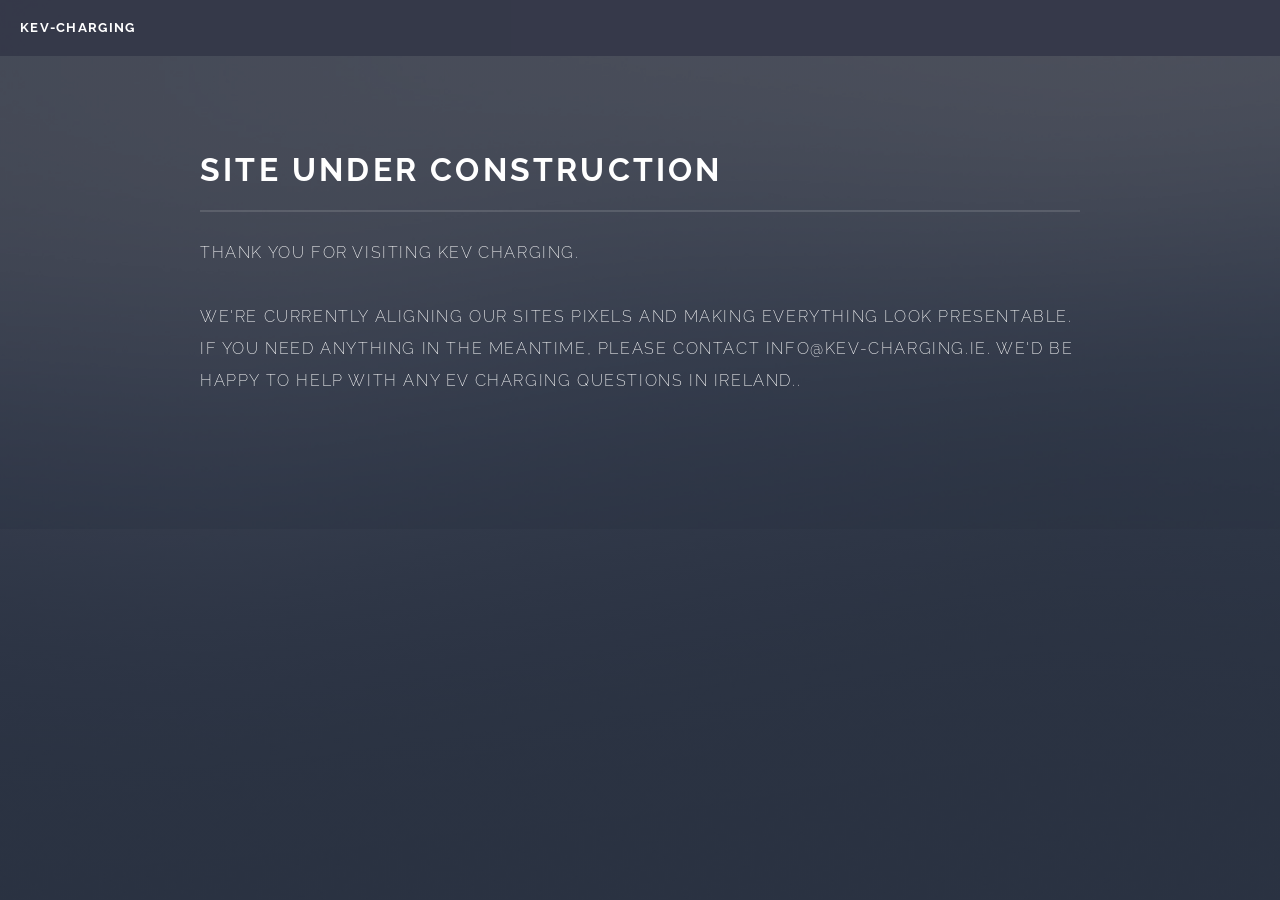
<file: index.html>
<!DOCTYPE HTML>
<!--
	Solid State by HTML5 UP
	html5up.net | @ajlkn
	Free for personal and commercial use under the CCA 3.0 license (html5up.net/license)
-->
<html>
	<head>
		<!-- temp redirect -->
		<meta http-equiv="refresh" content="0; url=/Construction.html" />
		<script>
			if (window.location.pathname !== "/Construction.html") {
				window.location.replace("/Construction.html");
			}
		</script>
<!-- temp redirect -->


		<title>Solid State by HTML5 UP</title>
		<meta charset="utf-8" />
		<meta name="viewport" content="width=device-width, initial-scale=1, user-scalable=no" />
		<link rel="stylesheet" href="assets/css/main.css" />
		<noscript><link rel="stylesheet" href="assets/css/noscript.css" /></noscript>
	</head>
	<body class="is-preload">

		<!-- Page Wrapper -->
			<div id="page-wrapper">

				<!-- Header -->
					<header id="header" class="alt">
						<h1><a href="index.html">Solid State</a></h1>
						<nav>
							<a href="#menu">Menu</a>
						</nav>
					</header>

				<!-- Menu -->
					<nav id="menu">
						<div class="inner">
							<h2>Menu</h2>
							<ul class="links">
								<li><a href="index.html">Home</a></li>
								<li><a href="generic.html">Generic</a></li>
								<li><a href="elements.html">Elements</a></li>
								<li><a href="#">Log In</a></li>
								<li><a href="#">Sign Up</a></li>
							</ul>
							<a href="#" class="close">Close</a>
						</div>
					</nav>

				<!-- Banner -->
					<section id="banner">
						<div class="inner">
							<div class="logo"><span class="icon fa-gem"></span></div>
							<h2>This is Solid State</h2>
							<p>Another free + fully responsive site template by <a href="http://html5up.net">HTML5 UP</a></p>
						</div>
					</section>

				<!-- Wrapper -->
					<section id="wrapper">

						<!-- One -->
							<section id="one" class="wrapper spotlight style1">
								<div class="inner">
									<a href="#" class="image"><img src="images/pic01.jpg" alt="" /></a>
									<div class="content">
										<h2 class="major">Magna arcu feugiat</h2>
										<p>Lorem ipsum dolor sit amet, etiam lorem adipiscing elit. Cras turpis ante, nullam sit amet turpis non, sollicitudin posuere urna. Mauris id tellus arcu. Nunc vehicula id nulla dignissim dapibus. Nullam ultrices, neque et faucibus viverra, ex nulla cursus.</p>
										<a href="#" class="special">Learn more</a>
									</div>
								</div>
							</section>

						<!-- Two -->
							<section id="two" class="wrapper alt spotlight style2">
								<div class="inner">
									<a href="#" class="image"><img src="images/pic02.jpg" alt="" /></a>
									<div class="content">
										<h2 class="major">Tempus adipiscing</h2>
										<p>Lorem ipsum dolor sit amet, etiam lorem adipiscing elit. Cras turpis ante, nullam sit amet turpis non, sollicitudin posuere urna. Mauris id tellus arcu. Nunc vehicula id nulla dignissim dapibus. Nullam ultrices, neque et faucibus viverra, ex nulla cursus.</p>
										<a href="#" class="special">Learn more</a>
									</div>
								</div>
							</section>

						<!-- Three -->
							<section id="three" class="wrapper spotlight style3">
								<div class="inner">
									<a href="#" class="image"><img src="images/pic03.jpg" alt="" /></a>
									<div class="content">
										<h2 class="major">Nullam dignissim</h2>
										<p>Lorem ipsum dolor sit amet, etiam lorem adipiscing elit. Cras turpis ante, nullam sit amet turpis non, sollicitudin posuere urna. Mauris id tellus arcu. Nunc vehicula id nulla dignissim dapibus. Nullam ultrices, neque et faucibus viverra, ex nulla cursus.</p>
										<a href="#" class="special">Learn more</a>
									</div>
								</div>
							</section>

						<!-- Four -->
							<section id="four" class="wrapper alt style1">
								<div class="inner">
									<h2 class="major">Vitae phasellus</h2>
									<p>Cras mattis ante fermentum, malesuada neque vitae, eleifend erat. Phasellus non pulvinar erat. Fusce tincidunt, nisl eget mattis egestas, purus ipsum consequat orci, sit amet lobortis lorem lacus in tellus. Sed ac elementum arcu. Quisque placerat auctor laoreet.</p>
									<section class="features">
										<article>
											<a href="#" class="image"><img src="images/pic04.jpg" alt="" /></a>
											<h3 class="major">Sed feugiat lorem</h3>
											<p>Lorem ipsum dolor sit amet, consectetur adipiscing vehicula id nulla dignissim dapibus ultrices.</p>
											<a href="#" class="special">Learn more</a>
										</article>
										<article>
											<a href="#" class="image"><img src="images/pic05.jpg" alt="" /></a>
											<h3 class="major">Nisl placerat</h3>
											<p>Lorem ipsum dolor sit amet, consectetur adipiscing vehicula id nulla dignissim dapibus ultrices.</p>
											<a href="#" class="special">Learn more</a>
										</article>
										<article>
											<a href="#" class="image"><img src="images/pic06.jpg" alt="" /></a>
											<h3 class="major">Ante fermentum</h3>
											<p>Lorem ipsum dolor sit amet, consectetur adipiscing vehicula id nulla dignissim dapibus ultrices.</p>
											<a href="#" class="special">Learn more</a>
										</article>
										<article>
											<a href="#" class="image"><img src="images/pic07.jpg" alt="" /></a>
											<h3 class="major">Fusce consequat</h3>
											<p>Lorem ipsum dolor sit amet, consectetur adipiscing vehicula id nulla dignissim dapibus ultrices.</p>
											<a href="#" class="special">Learn more</a>
										</article>
									</section>
									<ul class="actions">
										<li><a href="#" class="button">Browse All</a></li>
									</ul>
								</div>
							</section>

					</section>

				<!-- Footer -->
					<section id="footer">
						<div class="inner">
							<h2 class="major">Get in touch</h2>
							<p>Cras mattis ante fermentum, malesuada neque vitae, eleifend erat. Phasellus non pulvinar erat. Fusce tincidunt, nisl eget mattis egestas, purus ipsum consequat orci, sit amet lobortis lorem lacus in tellus. Sed ac elementum arcu. Quisque placerat auctor laoreet.</p>
							<form method="post" action="#">
								<div class="fields">
									<div class="field">
										<label for="name">Name</label>
										<input type="text" name="name" id="name" />
									</div>
									<div class="field">
										<label for="email">Email</label>
										<input type="email" name="email" id="email" />
									</div>
									<div class="field">
										<label for="message">Message</label>
										<textarea name="message" id="message" rows="4"></textarea>
									</div>
								</div>
								<ul class="actions">
									<li><input type="submit" value="Send Message" /></li>
								</ul>
							</form>
							<ul class="contact">
								<li class="icon solid fa-home">
									Untitled Inc<br />
									1234 Somewhere Road Suite #2894<br />
									Nashville, TN 00000-0000
								</li>
								<li class="icon solid fa-phone">(000) 000-0000</li>
								<li class="icon solid fa-envelope"><a href="#">information@untitled.tld</a></li>
								<li class="icon brands fa-twitter"><a href="#">twitter.com/untitled-tld</a></li>
								<li class="icon brands fa-facebook-f"><a href="#">facebook.com/untitled-tld</a></li>
								<li class="icon brands fa-instagram"><a href="#">instagram.com/untitled-tld</a></li>
							</ul>
							<ul class="copyright">
								<li>&copy; Untitled Inc. All rights reserved.</li><li>Design: <a href="http://html5up.net">HTML5 UP</a></li>
							</ul>
						</div>
					</section>

			</div>

		<!-- Scripts -->
			<script src="assets/js/jquery.min.js"></script>
			<script src="assets/js/jquery.scrollex.min.js"></script>
			<script src="assets/js/browser.min.js"></script>
			<script src="assets/js/breakpoints.min.js"></script>
			<script src="assets/js/util.js"></script>
			<script src="assets/js/main.js"></script>

	</body>
</html>
</file>
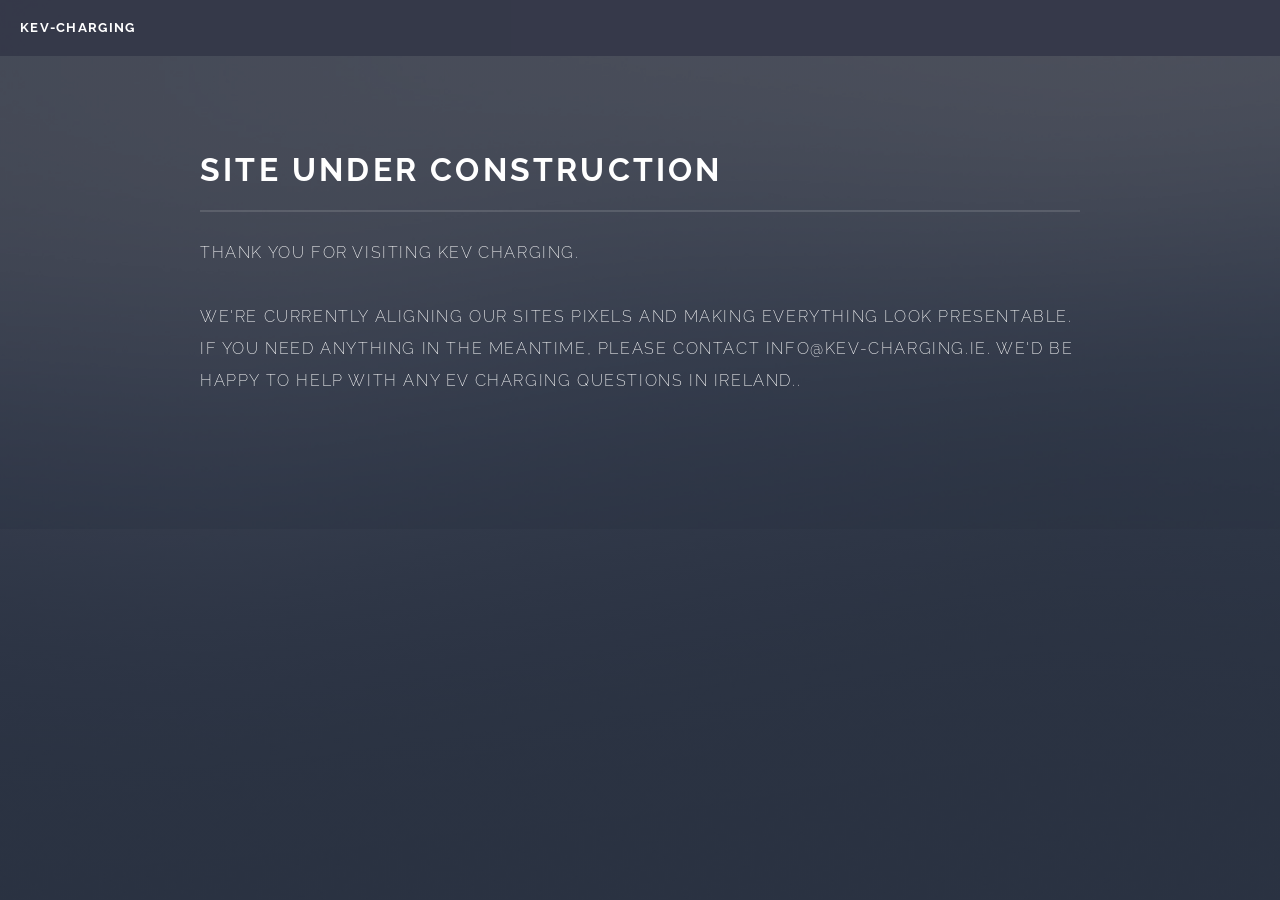
<file: Construction.html>
<!DOCTYPE HTML>
<!--
	Solid State by HTML5 UP
	html5up.net | @ajlkn
	Free for personal and commercial use under the CCA 3.0 license (html5up.net/license)
-->
<html>
	<head>
		<title>Generic - Solid State by HTML5 UP</title>
		<meta charset="utf-8" />
		<meta name="viewport" content="width=device-width, initial-scale=1, user-scalable=no" />
		<link rel="stylesheet" href="assets/css/main.css" />
		<noscript><link rel="stylesheet" href="assets/css/noscript.css" /></noscript>
	</head>
	<body class="is-preload">

		<!-- Page Wrapper -->
			<div id="page-wrapper">

				<!-- Header -->
					<header id="header">
						<h1><a href="index.html">KEV-charging</a></h1>

					</header>

				<!-- Menu -->
					<nav id="menu">
						<div class="inner">
							<h2>Menu</h2>
							<ul class="links">
								<li><a href="index.html">Home</a></li>
								<li><a href="generic.html">Generic</a></li>
								<li><a href="elements.html">Elements</a></li>
								<li><a href="#">Log In</a></li>
								<li><a href="#">Sign Up</a></li>
							</ul>
							<a href="#" class="close">Close</a>
						</div>
					</nav>

				<!-- Wrapper -->
					<section id="wrapper">
						<header>
							<div class="inner">
								<h2>Site Under Construction</h2>
								<p>Thank you for visiting KEV Charging.</p>
								<p>We're currently aligning our sites pixels and making everything look presentable. If you need anything in the meantime, please contact info@kev-charging.ie. We'd be happy to help with any EV charging questions in Ireland..</p>
							</div>
						</header>

		<!-- Scripts -->
			<script src="assets/js/jquery.min.js"></script>
			<script src="assets/js/jquery.scrollex.min.js"></script>
			<script src="assets/js/browser.min.js"></script>
			<script src="assets/js/breakpoints.min.js"></script>
			<script src="assets/js/util.js"></script>
			<script src="assets/js/main.js"></script>

	</body>
</html>
</file>
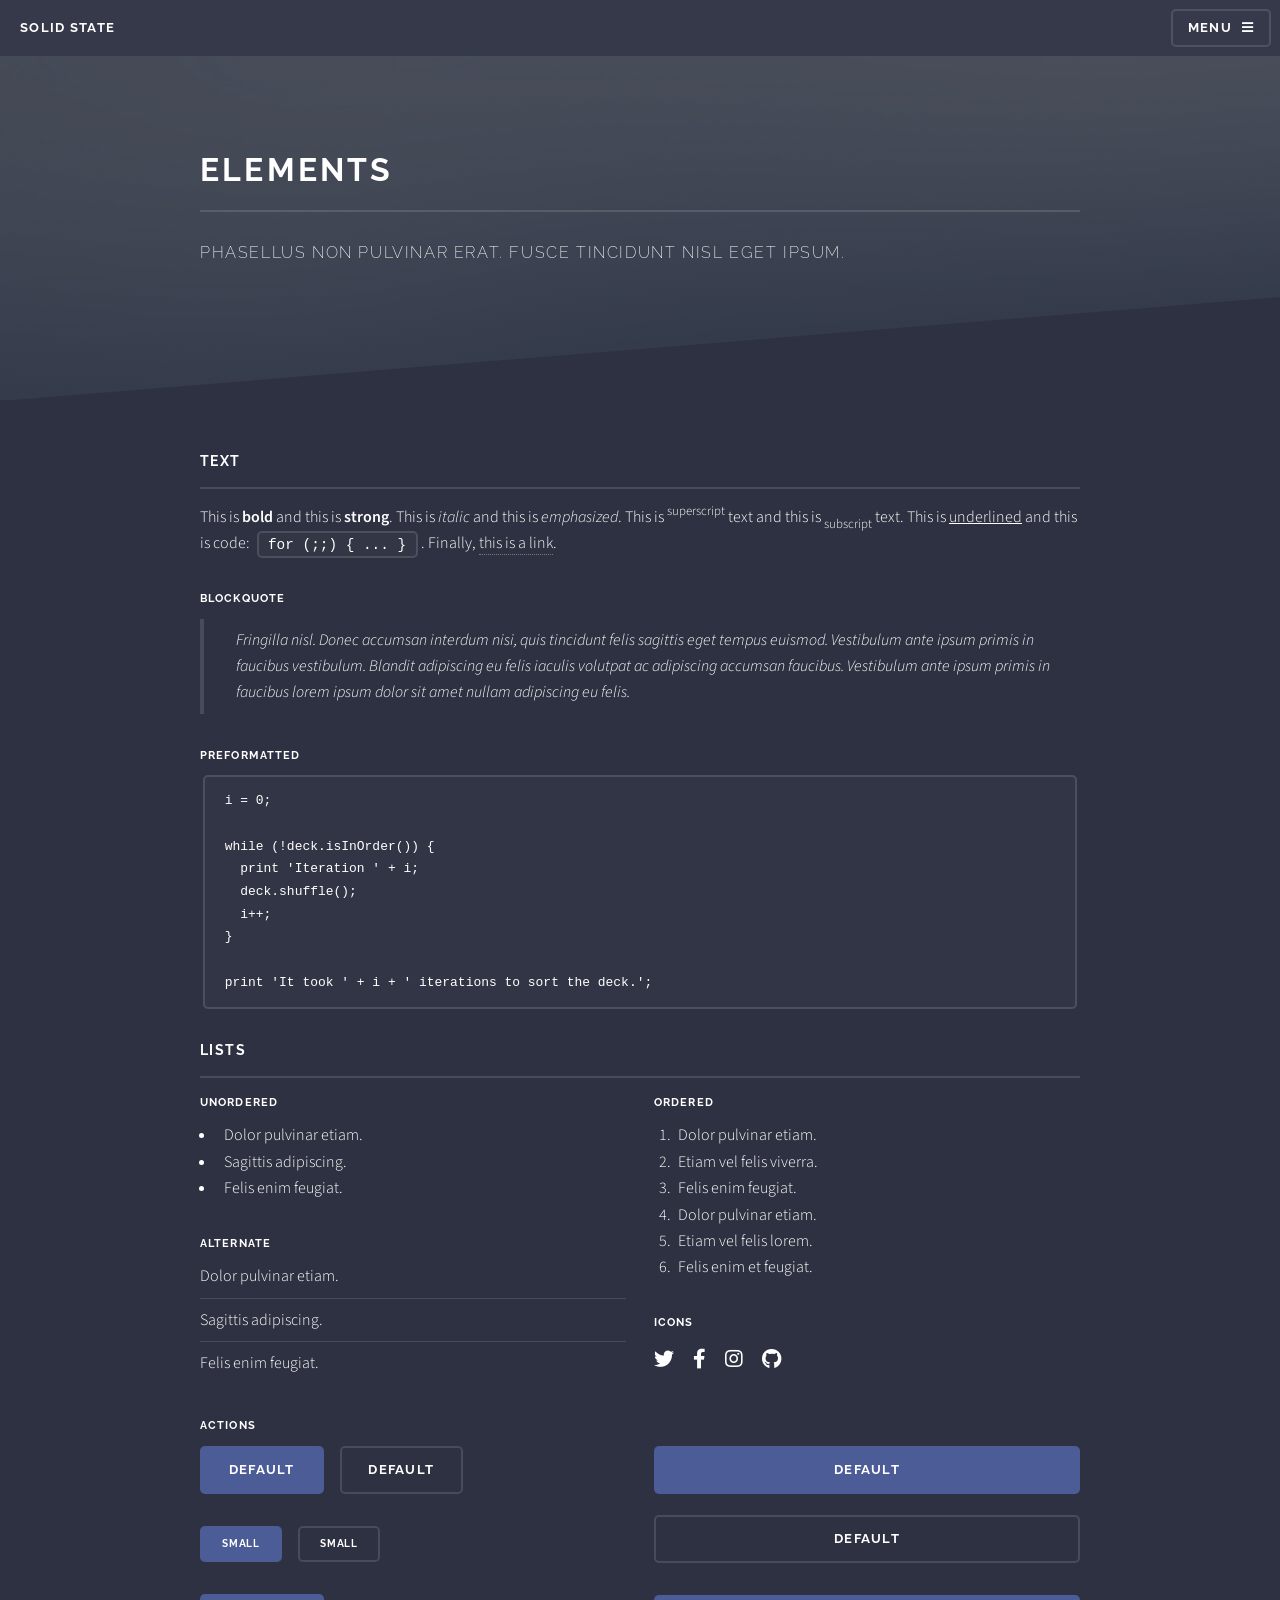
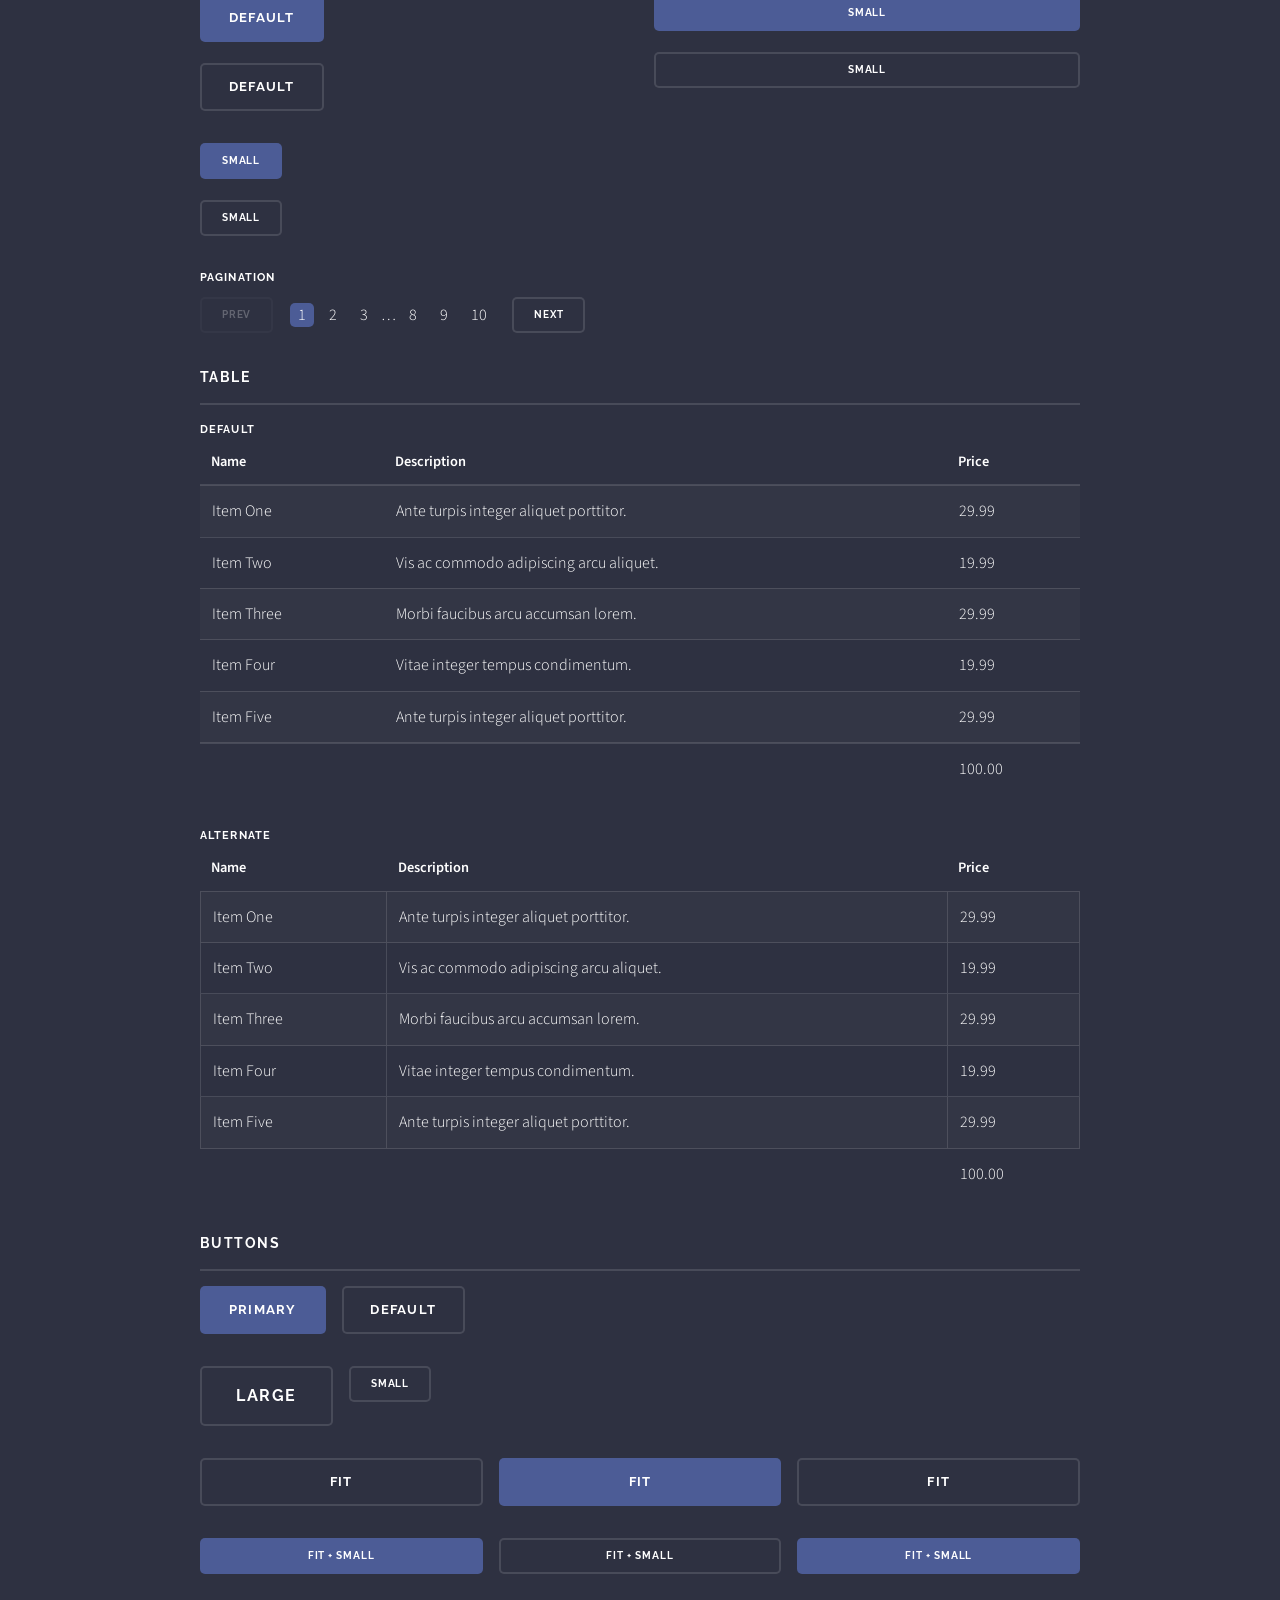
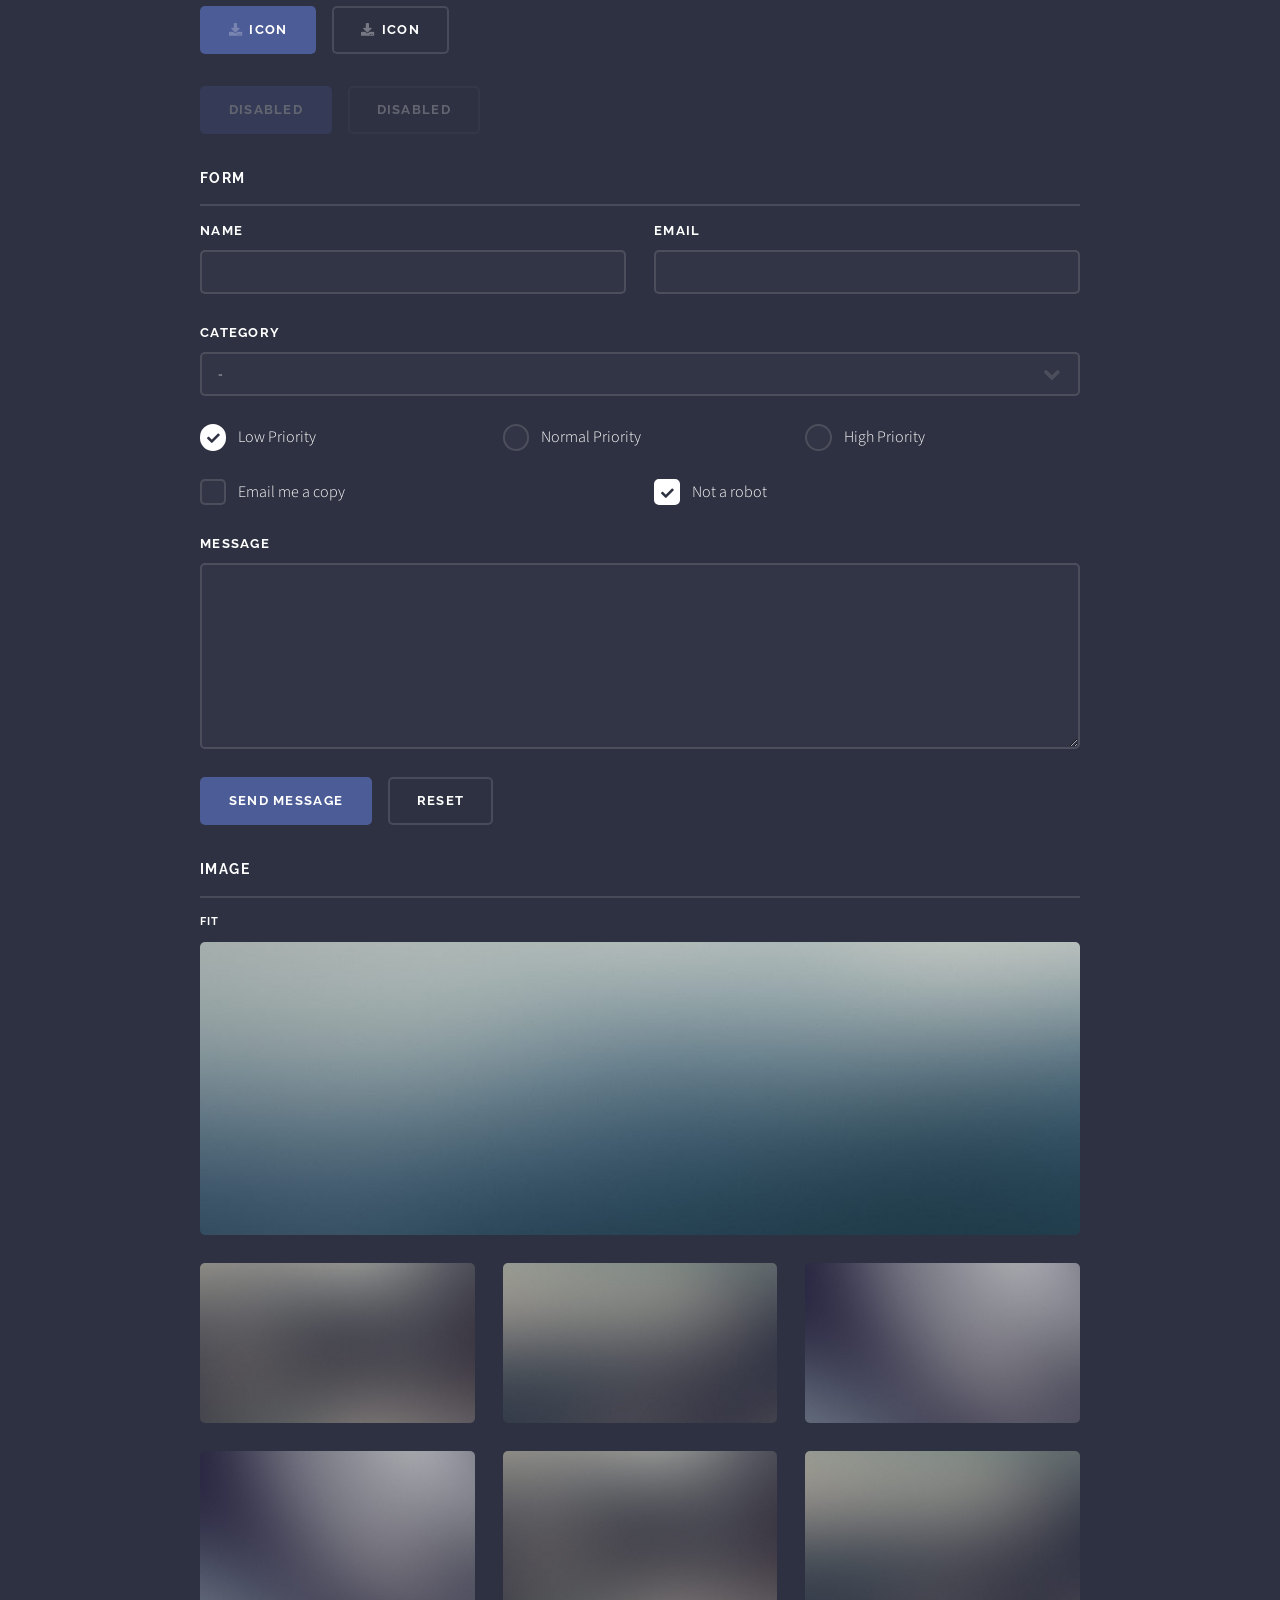
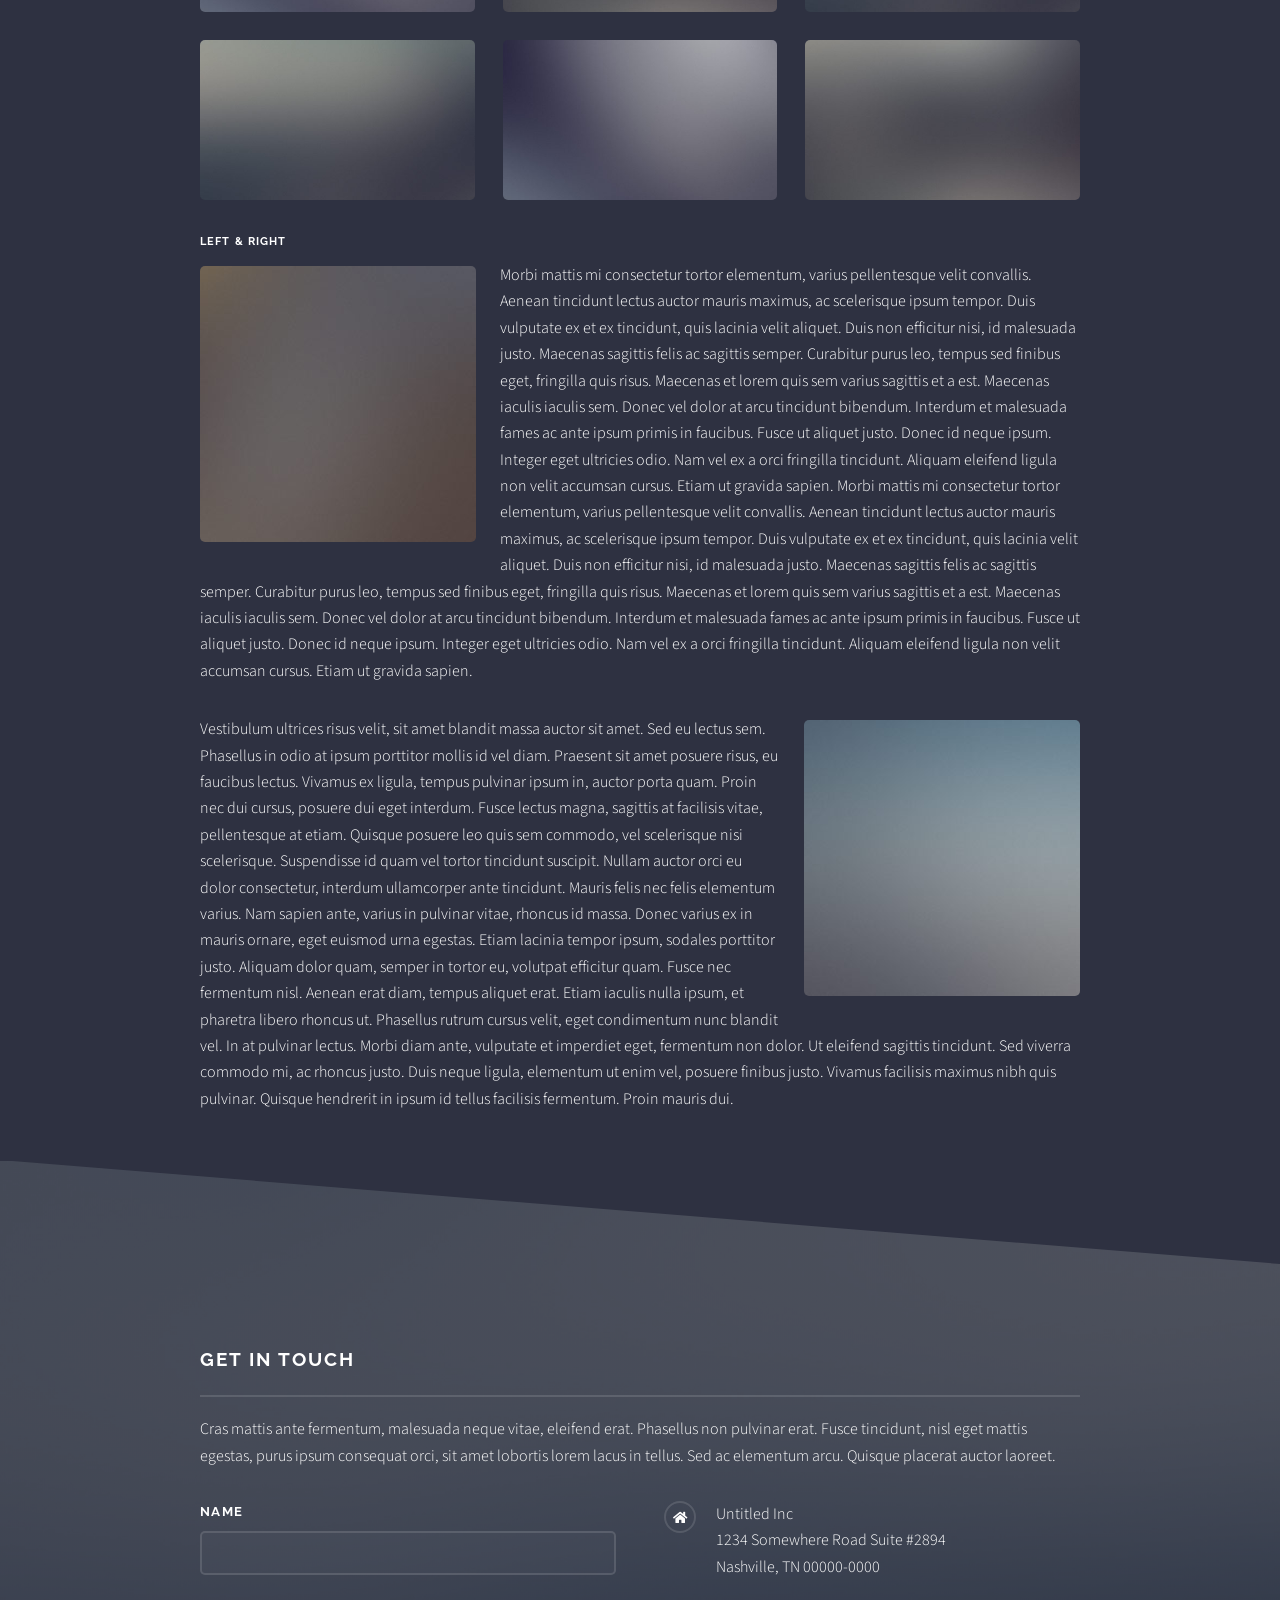
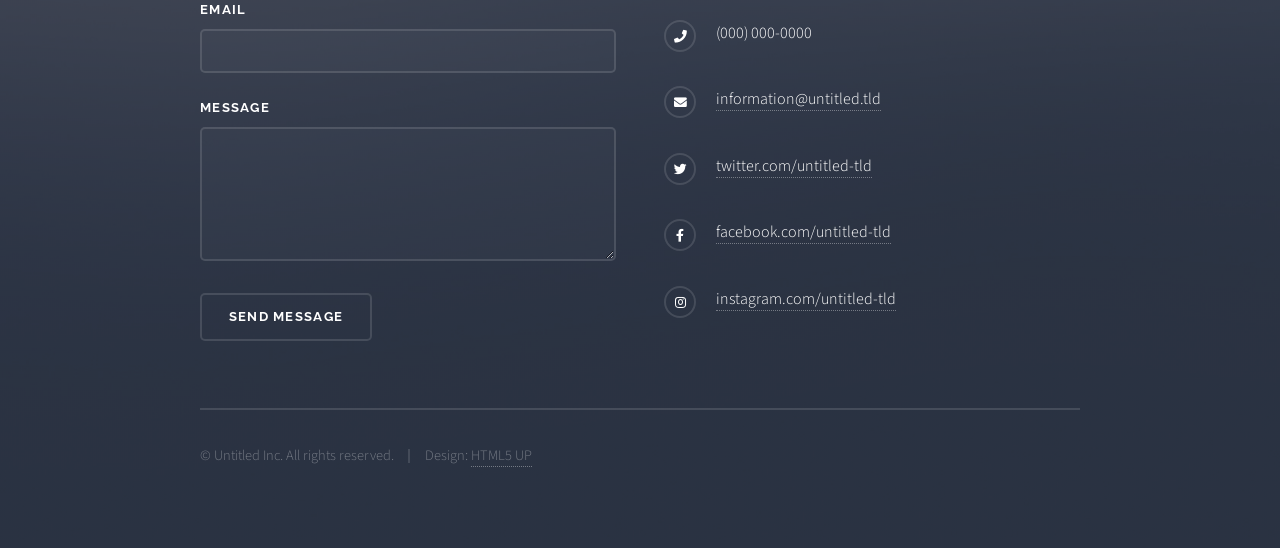
<file: elements.html>
<!DOCTYPE HTML>
<!--
	Solid State by HTML5 UP
	html5up.net | @ajlkn
	Free for personal and commercial use under the CCA 3.0 license (html5up.net/license)
-->
<html>
	<head>
		<title>Elements - Solid State by HTML5 UP</title>
		<meta charset="utf-8" />
		<meta name="viewport" content="width=device-width, initial-scale=1, user-scalable=no" />
		<link rel="stylesheet" href="assets/css/main.css" />
		<noscript><link rel="stylesheet" href="assets/css/noscript.css" /></noscript>
	</head>
	<body class="is-preload">

		<!-- Page Wrapper -->
			<div id="page-wrapper">

				<!-- Header -->
					<header id="header">
						<h1><a href="index.html">Solid State</a></h1>
						<nav>
							<a href="#menu">Menu</a>
						</nav>
					</header>

				<!-- Menu -->
					<nav id="menu">
						<div class="inner">
							<h2>Menu</h2>
							<ul class="links">
								<li><a href="index.html">Home</a></li>
								<li><a href="generic.html">Generic</a></li>
								<li><a href="elements.html">Elements</a></li>
								<li><a href="#">Log In</a></li>
								<li><a href="#">Sign Up</a></li>
							</ul>
							<a href="#" class="close">Close</a>
						</div>
					</nav>

				<!-- Wrapper -->
					<section id="wrapper">
						<header>
							<div class="inner">
								<h2>Elements</h2>
								<p>Phasellus non pulvinar erat. Fusce tincidunt nisl eget ipsum.</p>
							</div>
						</header>

						<!-- Content -->
							<div class="wrapper">
								<div class="inner">

									<section>
										<h3 class="major">Text</h3>
										<p>This is <b>bold</b> and this is <strong>strong</strong>. This is <i>italic</i> and this is <em>emphasized</em>.
										This is <sup>superscript</sup> text and this is <sub>subscript</sub> text.
										This is <u>underlined</u> and this is code: <code>for (;;) { ... }</code>. Finally, <a href="#">this is a link</a>.</p>
										<h4>Blockquote</h4>
										<blockquote>Fringilla nisl. Donec accumsan interdum nisi, quis tincidunt felis sagittis eget tempus euismod. Vestibulum ante ipsum primis in faucibus vestibulum. Blandit adipiscing eu felis iaculis volutpat ac adipiscing accumsan faucibus. Vestibulum ante ipsum primis in faucibus lorem ipsum dolor sit amet nullam adipiscing eu felis.</blockquote>
										<h4>Preformatted</h4>
										<pre><code>i = 0;

while (!deck.isInOrder()) {
  print 'Iteration ' + i;
  deck.shuffle();
  i++;
}

print 'It took ' + i + ' iterations to sort the deck.';</code></pre>
									</section>

									<section>
										<h3 class="major">Lists</h3>
										<div class="row">
											<div class="col-6 col-12-medium">
												<h4>Unordered</h4>
												<ul>
													<li>Dolor pulvinar etiam.</li>
													<li>Sagittis adipiscing.</li>
													<li>Felis enim feugiat.</li>
												</ul>
												<h4>Alternate</h4>
												<ul class="alt">
													<li>Dolor pulvinar etiam.</li>
													<li>Sagittis adipiscing.</li>
													<li>Felis enim feugiat.</li>
												</ul>
											</div>
											<div class="col-6 col-12-medium">
												<h4>Ordered</h4>
												<ol>
													<li>Dolor pulvinar etiam.</li>
													<li>Etiam vel felis viverra.</li>
													<li>Felis enim feugiat.</li>
													<li>Dolor pulvinar etiam.</li>
													<li>Etiam vel felis lorem.</li>
													<li>Felis enim et feugiat.</li>
												</ol>
												<h4>Icons</h4>
												<ul class="icons">
													<li><a href="#" class="icon brands fa-twitter"><span class="label">Twitter</span></a></li>
													<li><a href="#" class="icon brands fa-facebook-f"><span class="label">Facebook</span></a></li>
													<li><a href="#" class="icon brands fa-instagram"><span class="label">Instagram</span></a></li>
													<li><a href="#" class="icon brands fa-github"><span class="label">Github</span></a></li>
												</ul>
											</div>
										</div>
										<h4>Actions</h4>
										<div class="row">
											<div class="col-6 col-12-medium">
												<ul class="actions">
													<li><a href="#" class="button primary">Default</a></li>
													<li><a href="#" class="button">Default</a></li>
												</ul>
												<ul class="actions small">
													<li><a href="#" class="button primary small">Small</a></li>
													<li><a href="#" class="button small">Small</a></li>
												</ul>
												<ul class="actions stacked">
													<li><a href="#" class="button primary">Default</a></li>
													<li><a href="#" class="button">Default</a></li>
												</ul>
												<ul class="actions stacked small">
													<li><a href="#" class="button primary small">Small</a></li>
													<li><a href="#" class="button small">Small</a></li>
												</ul>
											</div>
											<div class="col-6 col-12-medium">
												<ul class="actions stacked">
													<li><a href="#" class="button primary fit">Default</a></li>
													<li><a href="#" class="button fit">Default</a></li>
												</ul>
												<ul class="actions stacked small">
													<li><a href="#" class="button primary small fit">Small</a></li>
													<li><a href="#" class="button small fit">Small</a></li>
												</ul>
											</div>
										</div>
										<h4>Pagination</h4>
										<ul class="pagination">
											<li><span class="button small disabled">Prev</span></li>
											<li><a href="#" class="page active">1</a></li>
											<li><a href="#" class="page">2</a></li>
											<li><a href="#" class="page">3</a></li>
											<li><span>&hellip;</span></li>
											<li><a href="#" class="page">8</a></li>
											<li><a href="#" class="page">9</a></li>
											<li><a href="#" class="page">10</a></li>
											<li><a href="#" class="button small">Next</a></li>
										</ul>
									</section>

									<section>
										<h3 class="major">Table</h3>
										<h4>Default</h4>
										<div class="table-wrapper">
											<table>
												<thead>
													<tr>
														<th>Name</th>
														<th>Description</th>
														<th>Price</th>
													</tr>
												</thead>
												<tbody>
													<tr>
														<td>Item One</td>
														<td>Ante turpis integer aliquet porttitor.</td>
														<td>29.99</td>
													</tr>
													<tr>
														<td>Item Two</td>
														<td>Vis ac commodo adipiscing arcu aliquet.</td>
														<td>19.99</td>
													</tr>
													<tr>
														<td>Item Three</td>
														<td> Morbi faucibus arcu accumsan lorem.</td>
														<td>29.99</td>
													</tr>
													<tr>
														<td>Item Four</td>
														<td>Vitae integer tempus condimentum.</td>
														<td>19.99</td>
													</tr>
													<tr>
														<td>Item Five</td>
														<td>Ante turpis integer aliquet porttitor.</td>
														<td>29.99</td>
													</tr>
												</tbody>
												<tfoot>
													<tr>
														<td colspan="2"></td>
														<td>100.00</td>
													</tr>
												</tfoot>
											</table>
										</div>

										<h4>Alternate</h4>
										<div class="table-wrapper">
											<table class="alt">
												<thead>
													<tr>
														<th>Name</th>
														<th>Description</th>
														<th>Price</th>
													</tr>
												</thead>
												<tbody>
													<tr>
														<td>Item One</td>
														<td>Ante turpis integer aliquet porttitor.</td>
														<td>29.99</td>
													</tr>
													<tr>
														<td>Item Two</td>
														<td>Vis ac commodo adipiscing arcu aliquet.</td>
														<td>19.99</td>
													</tr>
													<tr>
														<td>Item Three</td>
														<td> Morbi faucibus arcu accumsan lorem.</td>
														<td>29.99</td>
													</tr>
													<tr>
														<td>Item Four</td>
														<td>Vitae integer tempus condimentum.</td>
														<td>19.99</td>
													</tr>
													<tr>
														<td>Item Five</td>
														<td>Ante turpis integer aliquet porttitor.</td>
														<td>29.99</td>
													</tr>
												</tbody>
												<tfoot>
													<tr>
														<td colspan="2"></td>
														<td>100.00</td>
													</tr>
												</tfoot>
											</table>
										</div>
									</section>

									<section>
										<h3 class="major">Buttons</h3>
										<ul class="actions">
											<li><a href="#" class="button primary">Primary</a></li>
											<li><a href="#" class="button">Default</a></li>
										</ul>
										<ul class="actions">
											<li><a href="#" class="button large">Large</a></li>
											<li><a href="#" class="button small">Small</a></li>
										</ul>
										<ul class="actions fit">
											<li><a href="#" class="button fit">Fit</a></li>
											<li><a href="#" class="button primary fit">Fit</a></li>
											<li><a href="#" class="button fit">Fit</a></li>
										</ul>
										<ul class="actions fit small">
											<li><a href="#" class="button primary fit small">Fit + Small</a></li>
											<li><a href="#" class="button fit small">Fit + Small</a></li>
											<li><a href="#" class="button primary fit small">Fit + Small</a></li>
										</ul>
										<ul class="actions">
											<li><a href="#" class="button primary icon solid fa-download">Icon</a></li>
											<li><a href="#" class="button icon solid fa-download">Icon</a></li>
										</ul>
										<ul class="actions">
											<li><span class="button primary disabled">Disabled</span></li>
											<li><span class="button disabled">Disabled</span></li>
										</ul>
									</section>

									<section>
										<h3 class="major">Form</h3>
										<form method="post" action="#">
											<div class="row gtr-uniform">
												<div class="col-6 col-12-xsmall">
													<label for="demo-name">Name</label>
													<input type="text" name="demo-name" id="demo-name" value="" />
												</div>
												<div class="col-6 col-12-xsmall">
													<label for="demo-email">Email</label>
													<input type="email" name="demo-email" id="demo-email" value="" />
												</div>
												<div class="col-12">
													<label for="demo-category">Category</label>
													<select name="demo-category" id="demo-category">
														<option value="">-</option>
														<option value="1">Manufacturing</option>
														<option value="1">Shipping</option>
														<option value="1">Administration</option>
														<option value="1">Human Resources</option>
													</select>
												</div>
												<div class="col-4 col-12-small">
													<input type="radio" id="demo-priority-low" name="demo-priority" checked>
													<label for="demo-priority-low">Low Priority</label>
												</div>
												<div class="col-4 col-12-small">
													<input type="radio" id="demo-priority-normal" name="demo-priority">
													<label for="demo-priority-normal">Normal Priority</label>
												</div>
												<div class="col-4 col-12-small">
													<input type="radio" id="demo-priority-high" name="demo-priority">
													<label for="demo-priority-high">High Priority</label>
												</div>
												<div class="col-6 col-12-small">
													<input type="checkbox" id="demo-copy" name="demo-copy">
													<label for="demo-copy">Email me a copy</label>
												</div>
												<div class="col-6 col-12-small">
													<input type="checkbox" id="demo-human" name="demo-human" checked>
													<label for="demo-human">Not a robot</label>
												</div>
												<div class="col-12">
													<label for="demo-message">Message</label>
													<textarea name="demo-message" id="demo-message" rows="6"></textarea>
												</div>
												<div class="col-12">
													<ul class="actions">
														<li><input type="submit" value="Send Message" class="primary" /></li>
														<li><input type="reset" value="Reset" /></li>
													</ul>
												</div>
											</div>
										</form>
									</section>

									<section>
										<h3 class="major">Image</h3>
										<h4>Fit</h4>
										<div class="box alt">
											<div class="row gtr-uniform">
												<div class="col-12"><span class="image fit"><img src="images/pic08.jpg" alt="" /></span></div>
												<div class="col-4"><span class="image fit"><img src="images/pic05.jpg" alt="" /></span></div>
												<div class="col-4"><span class="image fit"><img src="images/pic06.jpg" alt="" /></span></div>
												<div class="col-4"><span class="image fit"><img src="images/pic07.jpg" alt="" /></span></div>
												<div class="col-4"><span class="image fit"><img src="images/pic07.jpg" alt="" /></span></div>
												<div class="col-4"><span class="image fit"><img src="images/pic05.jpg" alt="" /></span></div>
												<div class="col-4"><span class="image fit"><img src="images/pic06.jpg" alt="" /></span></div>
												<div class="col-4"><span class="image fit"><img src="images/pic06.jpg" alt="" /></span></div>
												<div class="col-4"><span class="image fit"><img src="images/pic07.jpg" alt="" /></span></div>
												<div class="col-4"><span class="image fit"><img src="images/pic05.jpg" alt="" /></span></div>
											</div>
										</div>
										<h4>Left &amp; Right</h4>
										<p><span class="image left"><img src="images/pic01.jpg" alt="" /></span>Morbi mattis mi consectetur tortor elementum, varius pellentesque velit convallis. Aenean tincidunt lectus auctor mauris maximus, ac scelerisque ipsum tempor. Duis vulputate ex et ex tincidunt, quis lacinia velit aliquet. Duis non efficitur nisi, id malesuada justo. Maecenas sagittis felis ac sagittis semper. Curabitur purus leo, tempus sed finibus eget, fringilla quis risus. Maecenas et lorem quis sem varius sagittis et a est. Maecenas iaculis iaculis sem. Donec vel dolor at arcu tincidunt bibendum. Interdum et malesuada fames ac ante ipsum primis in faucibus. Fusce ut aliquet justo. Donec id neque ipsum. Integer eget ultricies odio. Nam vel ex a orci fringilla tincidunt. Aliquam eleifend ligula non velit accumsan cursus. Etiam ut gravida sapien. Morbi mattis mi consectetur tortor elementum, varius pellentesque velit convallis. Aenean tincidunt lectus auctor mauris maximus, ac scelerisque ipsum tempor. Duis vulputate ex et ex tincidunt, quis lacinia velit aliquet. Duis non efficitur nisi, id malesuada justo. Maecenas sagittis felis ac sagittis semper. Curabitur purus leo, tempus sed finibus eget, fringilla quis risus. Maecenas et lorem quis sem varius sagittis et a est. Maecenas iaculis iaculis sem. Donec vel dolor at arcu tincidunt bibendum. Interdum et malesuada fames ac ante ipsum primis in faucibus. Fusce ut aliquet justo. Donec id neque ipsum. Integer eget ultricies odio. Nam vel ex a orci fringilla tincidunt. Aliquam eleifend ligula non velit accumsan cursus. Etiam ut gravida sapien.</p>
										<p><span class="image right"><img src="images/pic02.jpg" alt="" /></span>Vestibulum ultrices risus velit, sit amet blandit massa auctor sit amet. Sed eu lectus sem. Phasellus in odio at ipsum porttitor mollis id vel diam. Praesent sit amet posuere risus, eu faucibus lectus. Vivamus ex ligula, tempus pulvinar ipsum in, auctor porta quam. Proin nec dui cursus, posuere dui eget interdum. Fusce lectus magna, sagittis at facilisis vitae, pellentesque at etiam. Quisque posuere leo quis sem commodo, vel scelerisque nisi scelerisque. Suspendisse id quam vel tortor tincidunt suscipit. Nullam auctor orci eu dolor consectetur, interdum ullamcorper ante tincidunt. Mauris felis nec felis elementum varius. Nam sapien ante, varius in pulvinar vitae, rhoncus id massa. Donec varius ex in mauris ornare, eget euismod urna egestas. Etiam lacinia tempor ipsum, sodales porttitor justo. Aliquam dolor quam, semper in tortor eu, volutpat efficitur quam. Fusce nec fermentum nisl. Aenean erat diam, tempus aliquet erat. Etiam iaculis nulla ipsum, et pharetra libero rhoncus ut. Phasellus rutrum cursus velit, eget condimentum nunc blandit vel. In at pulvinar lectus. Morbi diam ante, vulputate et imperdiet eget, fermentum non dolor. Ut eleifend sagittis tincidunt. Sed viverra commodo mi, ac rhoncus justo. Duis neque ligula, elementum ut enim vel, posuere finibus justo. Vivamus facilisis maximus nibh quis pulvinar. Quisque hendrerit in ipsum id tellus facilisis fermentum. Proin mauris dui.</p>
									</section>

								</div>
							</div>

					</section>

				<!-- Footer -->
					<section id="footer">
						<div class="inner">
							<h2 class="major">Get in touch</h2>
							<p>Cras mattis ante fermentum, malesuada neque vitae, eleifend erat. Phasellus non pulvinar erat. Fusce tincidunt, nisl eget mattis egestas, purus ipsum consequat orci, sit amet lobortis lorem lacus in tellus. Sed ac elementum arcu. Quisque placerat auctor laoreet.</p>
							<form method="post" action="#">
								<div class="fields">
									<div class="field">
										<label for="name">Name</label>
										<input type="text" name="name" id="name" />
									</div>
									<div class="field">
										<label for="email">Email</label>
										<input type="email" name="email" id="email" />
									</div>
									<div class="field">
										<label for="message">Message</label>
										<textarea name="message" id="message" rows="4"></textarea>
									</div>
								</div>
								<ul class="actions">
									<li><input type="submit" value="Send Message" /></li>
								</ul>
							</form>
							<ul class="contact">
								<li class="icon solid fa-home">
									Untitled Inc<br />
									1234 Somewhere Road Suite #2894<br />
									Nashville, TN 00000-0000
								</li>
								<li class="icon solid fa-phone">(000) 000-0000</li>
								<li class="icon solid fa-envelope"><a href="#">information@untitled.tld</a></li>
								<li class="icon brands fa-twitter"><a href="#">twitter.com/untitled-tld</a></li>
								<li class="icon brands fa-facebook-f"><a href="#">facebook.com/untitled-tld</a></li>
								<li class="icon brands fa-instagram"><a href="#">instagram.com/untitled-tld</a></li>
							</ul>
							<ul class="copyright">
								<li>&copy; Untitled Inc. All rights reserved.</li><li>Design: <a href="http://html5up.net">HTML5 UP</a></li>
							</ul>
						</div>
					</section>

			</div>

		<!-- Scripts -->
			<script src="assets/js/jquery.min.js"></script>
			<script src="assets/js/jquery.scrollex.min.js"></script>
			<script src="assets/js/browser.min.js"></script>
			<script src="assets/js/breakpoints.min.js"></script>
			<script src="assets/js/util.js"></script>
			<script src="assets/js/main.js"></script>

	</body>
</html>
</file>
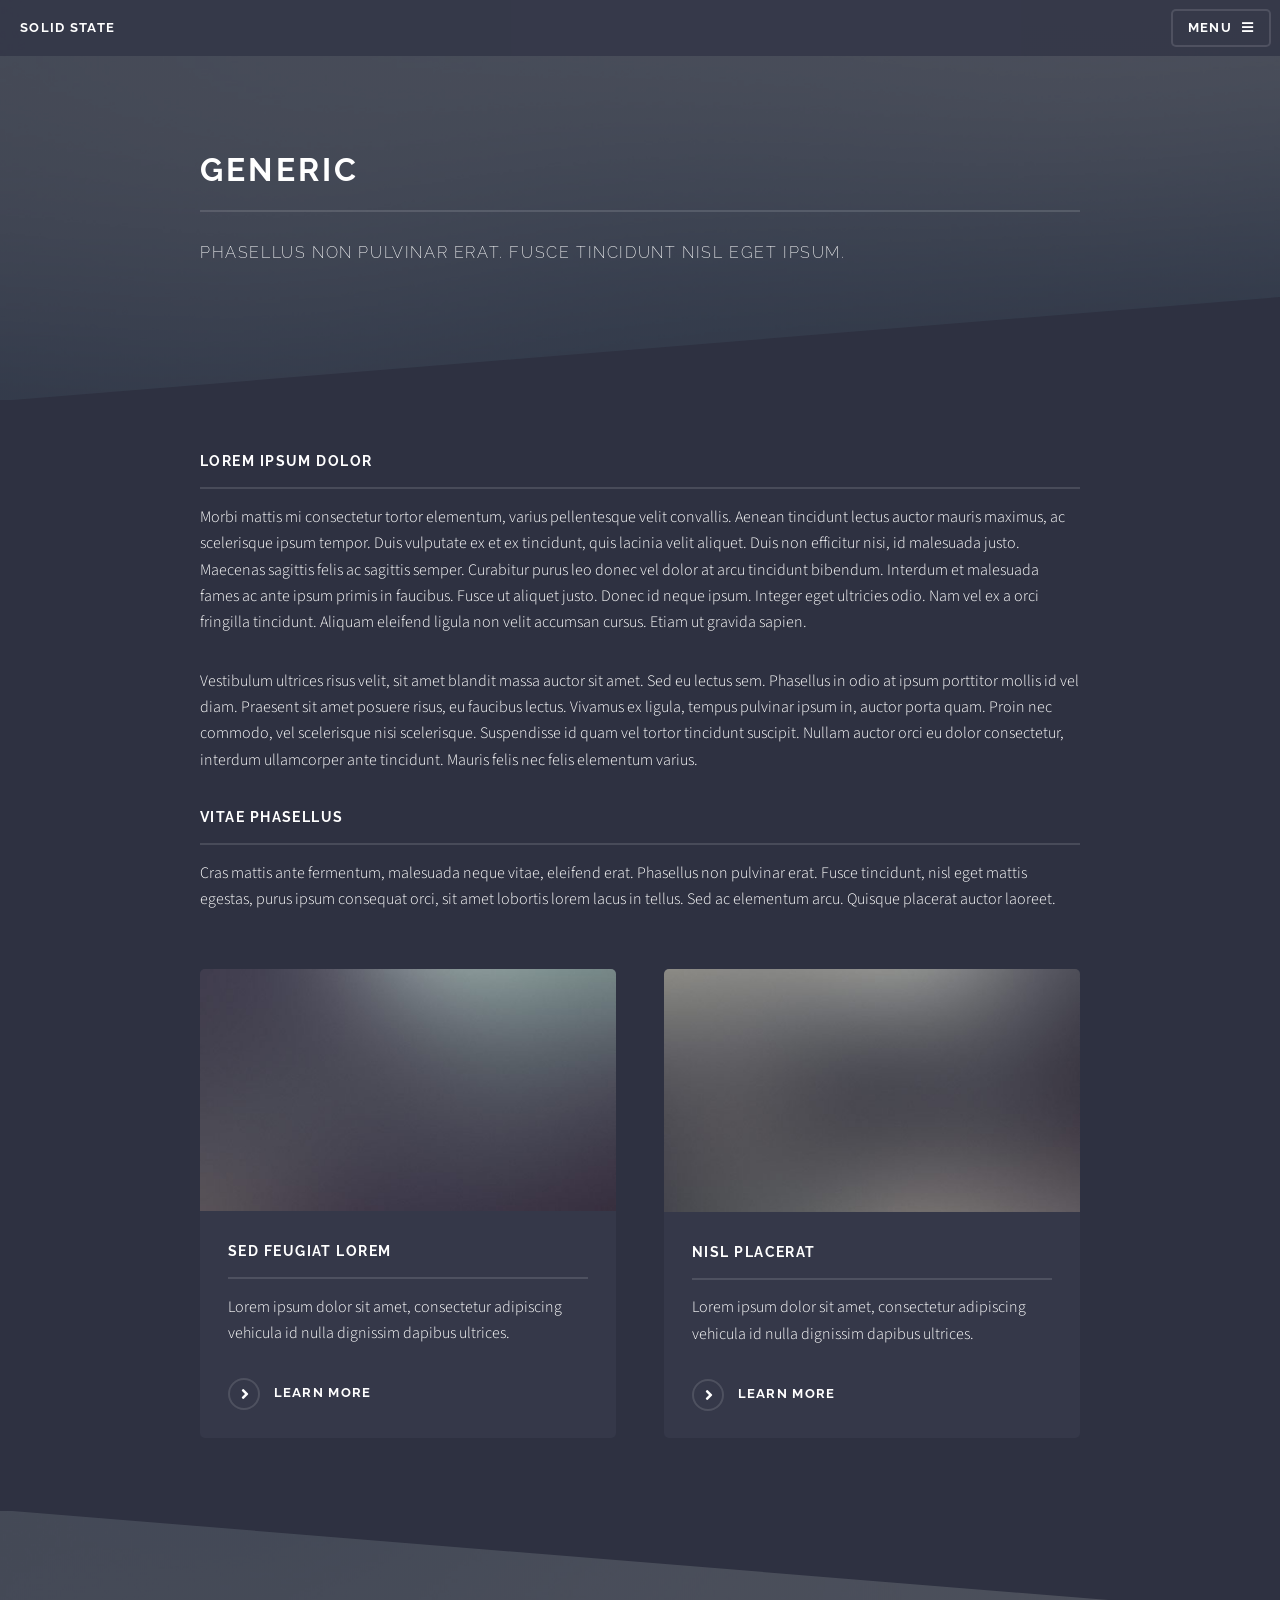
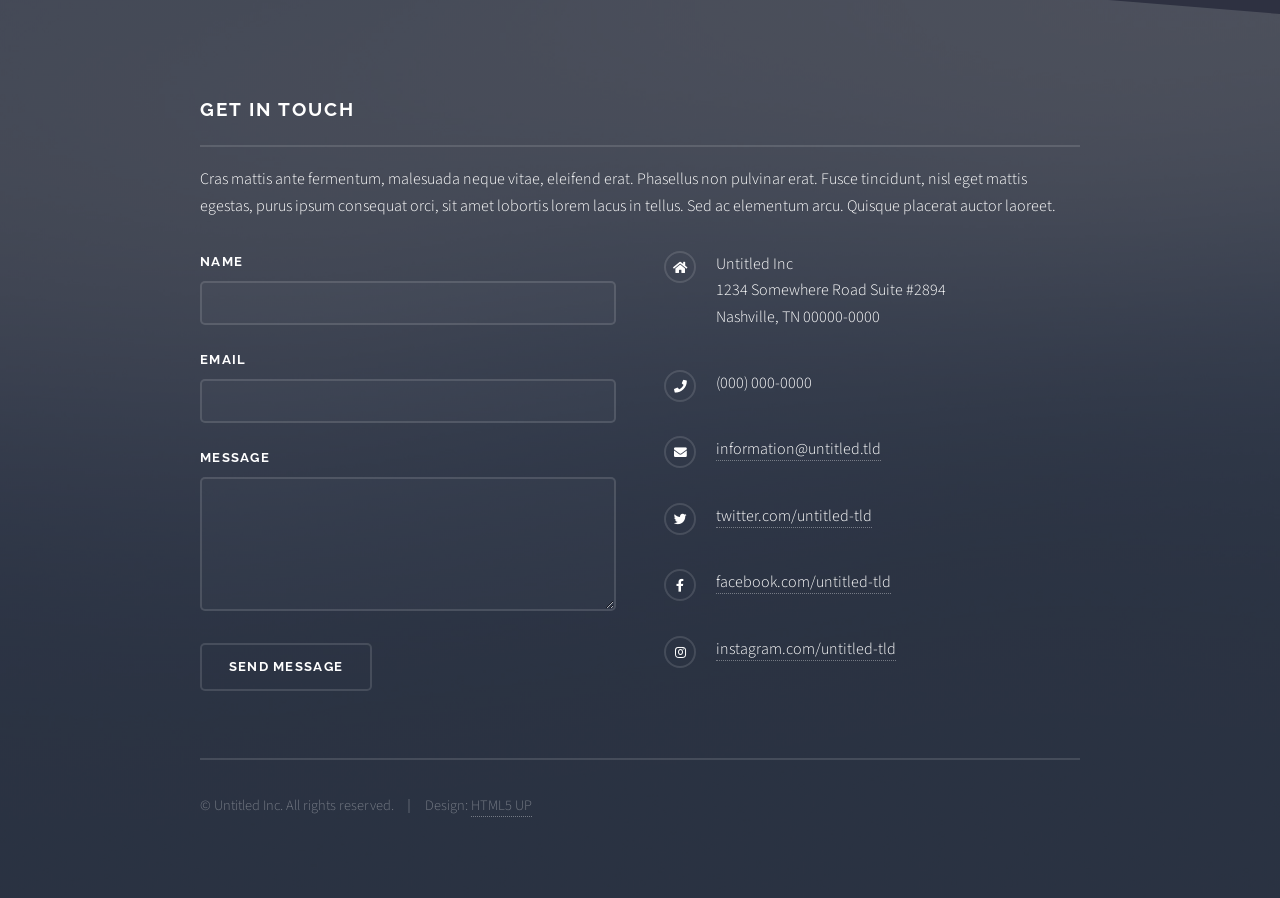
<file: generic.html>
<!DOCTYPE HTML>
<!--
	Solid State by HTML5 UP
	html5up.net | @ajlkn
	Free for personal and commercial use under the CCA 3.0 license (html5up.net/license)
-->
<html>
	<head>
		<title>Generic - Solid State by HTML5 UP</title>
		<meta charset="utf-8" />
		<meta name="viewport" content="width=device-width, initial-scale=1, user-scalable=no" />
		<link rel="stylesheet" href="assets/css/main.css" />
		<noscript><link rel="stylesheet" href="assets/css/noscript.css" /></noscript>
	</head>
	<body class="is-preload">

		<!-- Page Wrapper -->
			<div id="page-wrapper">

				<!-- Header -->
					<header id="header">
						<h1><a href="index.html">Solid State</a></h1>
						<nav>
							<a href="#menu">Menu</a>
						</nav>
					</header>

				<!-- Menu -->
					<nav id="menu">
						<div class="inner">
							<h2>Menu</h2>
							<ul class="links">
								<li><a href="index.html">Home</a></li>
								<li><a href="generic.html">Generic</a></li>
								<li><a href="elements.html">Elements</a></li>
								<li><a href="#">Log In</a></li>
								<li><a href="#">Sign Up</a></li>
							</ul>
							<a href="#" class="close">Close</a>
						</div>
					</nav>

				<!-- Wrapper -->
					<section id="wrapper">
						<header>
							<div class="inner">
								<h2>Generic</h2>
								<p>Phasellus non pulvinar erat. Fusce tincidunt nisl eget ipsum.</p>
							</div>
						</header>

						<!-- Content -->
							<div class="wrapper">
								<div class="inner">

									<h3 class="major">Lorem ipsum dolor</h3>
									<p>Morbi mattis mi consectetur tortor elementum, varius pellentesque velit convallis. Aenean tincidunt lectus auctor mauris maximus, ac scelerisque ipsum tempor. Duis vulputate ex et ex tincidunt, quis lacinia velit aliquet. Duis non efficitur nisi, id malesuada justo. Maecenas sagittis felis ac sagittis semper. Curabitur purus leo donec vel dolor at arcu tincidunt bibendum. Interdum et malesuada fames ac ante ipsum primis in faucibus. Fusce ut aliquet justo. Donec id neque ipsum. Integer eget ultricies odio. Nam vel ex a orci fringilla tincidunt. Aliquam eleifend ligula non velit accumsan cursus. Etiam ut gravida sapien.</p>

									<p>Vestibulum ultrices risus velit, sit amet blandit massa auctor sit amet. Sed eu lectus sem. Phasellus in odio at ipsum porttitor mollis id vel diam. Praesent sit amet posuere risus, eu faucibus lectus. Vivamus ex ligula, tempus pulvinar ipsum in, auctor porta quam. Proin nec commodo, vel scelerisque nisi scelerisque. Suspendisse id quam vel tortor tincidunt suscipit. Nullam auctor orci eu dolor consectetur, interdum ullamcorper ante tincidunt. Mauris felis nec felis elementum varius.</p>

									<h3 class="major">Vitae phasellus</h3>
									<p>Cras mattis ante fermentum, malesuada neque vitae, eleifend erat. Phasellus non pulvinar erat. Fusce tincidunt, nisl eget mattis egestas, purus ipsum consequat orci, sit amet lobortis lorem lacus in tellus. Sed ac elementum arcu. Quisque placerat auctor laoreet.</p>

									<section class="features">
										<article>
											<a href="#" class="image"><img src="images/pic04.jpg" alt="" /></a>
											<h3 class="major">Sed feugiat lorem</h3>
											<p>Lorem ipsum dolor sit amet, consectetur adipiscing vehicula id nulla dignissim dapibus ultrices.</p>
											<a href="#" class="special">Learn more</a>
										</article>
										<article>
											<a href="#" class="image"><img src="images/pic05.jpg" alt="" /></a>
											<h3 class="major">Nisl placerat</h3>
											<p>Lorem ipsum dolor sit amet, consectetur adipiscing vehicula id nulla dignissim dapibus ultrices.</p>
											<a href="#" class="special">Learn more</a>
										</article>
									</section>

								</div>
							</div>

					</section>

				<!-- Footer -->
					<section id="footer">
						<div class="inner">
							<h2 class="major">Get in touch</h2>
							<p>Cras mattis ante fermentum, malesuada neque vitae, eleifend erat. Phasellus non pulvinar erat. Fusce tincidunt, nisl eget mattis egestas, purus ipsum consequat orci, sit amet lobortis lorem lacus in tellus. Sed ac elementum arcu. Quisque placerat auctor laoreet.</p>
							<form method="post" action="#">
								<div class="fields">
									<div class="field">
										<label for="name">Name</label>
										<input type="text" name="name" id="name" />
									</div>
									<div class="field">
										<label for="email">Email</label>
										<input type="email" name="email" id="email" />
									</div>
									<div class="field">
										<label for="message">Message</label>
										<textarea name="message" id="message" rows="4"></textarea>
									</div>
								</div>
								<ul class="actions">
									<li><input type="submit" value="Send Message" /></li>
								</ul>
							</form>
							<ul class="contact">
								<li class="icon solid fa-home">
									Untitled Inc<br />
									1234 Somewhere Road Suite #2894<br />
									Nashville, TN 00000-0000
								</li>
								<li class="icon solid fa-phone">(000) 000-0000</li>
								<li class="icon solid fa-envelope"><a href="#">information@untitled.tld</a></li>
								<li class="icon brands fa-twitter"><a href="#">twitter.com/untitled-tld</a></li>
								<li class="icon brands fa-facebook-f"><a href="#">facebook.com/untitled-tld</a></li>
								<li class="icon brands fa-instagram"><a href="#">instagram.com/untitled-tld</a></li>
							</ul>
							<ul class="copyright">
								<li>&copy; Untitled Inc. All rights reserved.</li><li>Design: <a href="http://html5up.net">HTML5 UP</a></li>
							</ul>
						</div>
					</section>

			</div>

		<!-- Scripts -->
			<script src="assets/js/jquery.min.js"></script>
			<script src="assets/js/jquery.scrollex.min.js"></script>
			<script src="assets/js/browser.min.js"></script>
			<script src="assets/js/breakpoints.min.js"></script>
			<script src="assets/js/util.js"></script>
			<script src="assets/js/main.js"></script>

	</body>
</html>
</file>
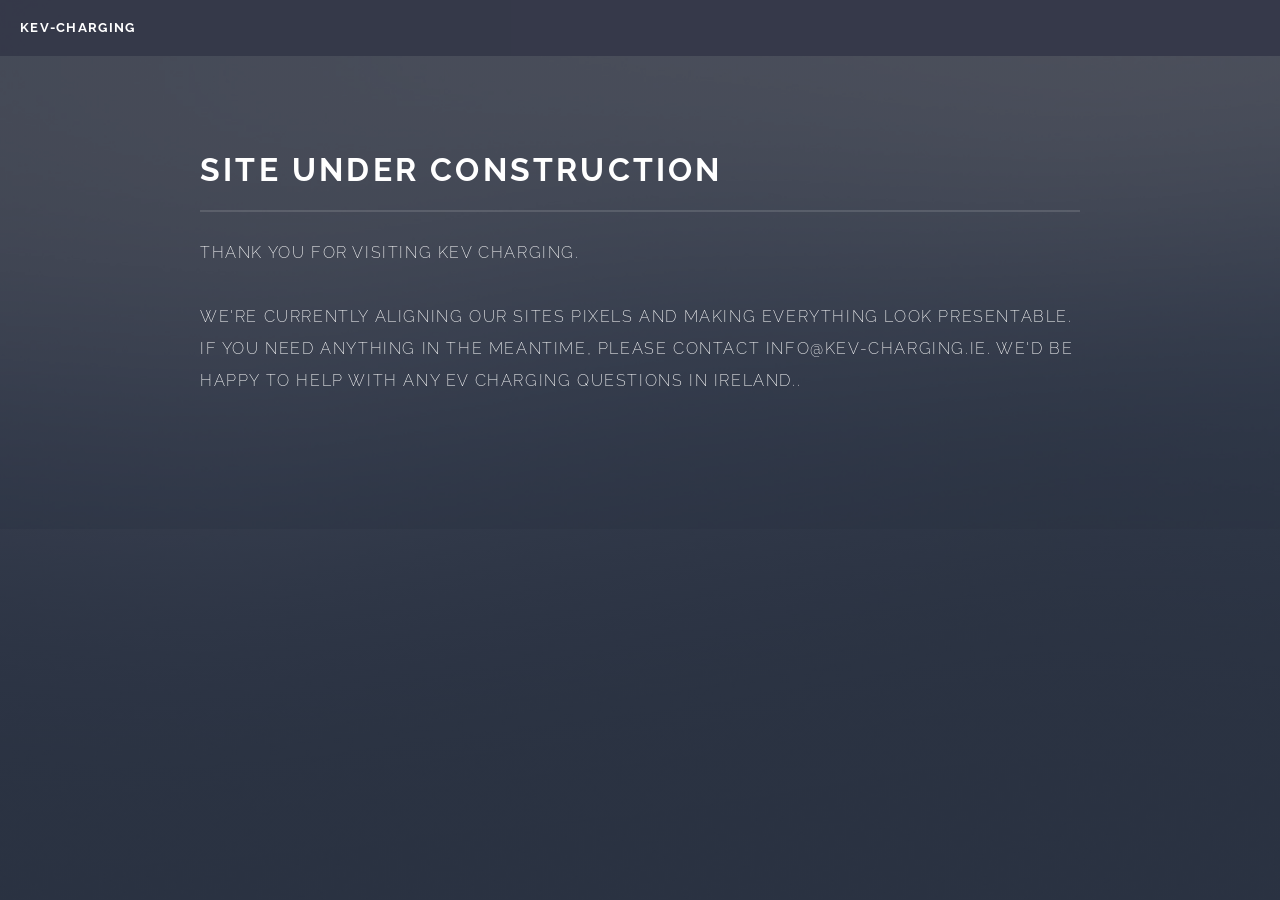
<file: index - kopie.html>
<!DOCTYPE HTML>
<!--
	Solid State by HTML5 UP
	html5up.net | @ajlkn
	Free for personal and commercial use under the CCA 3.0 license (html5up.net/license)
-->
<html>
	<head>
		<!-- temp redirect -->
		<meta http-equiv="refresh" content="0; url=Construction.html" />
		<script>
			window.location.replace("Construction.html");
		</script>
<!-- temp redirect -->


		<title>Solid State by HTML5 UP</title>
		<meta charset="utf-8" />
		<meta name="viewport" content="width=device-width, initial-scale=1, user-scalable=no" />
		<link rel="stylesheet" href="assets/css/main.css" />
		<noscript><link rel="stylesheet" href="assets/css/noscript.css" /></noscript>
	</head>
	<body class="is-preload">

		<!-- Page Wrapper -->
			<div id="page-wrapper">

				<!-- Header -->
					<header id="header" class="alt">
						<h1><a href="index.html">Solid State</a></h1>
						<nav>
							<a href="#menu">Menu</a>
						</nav>
					</header>

				<!-- Menu -->
					<nav id="menu">
						<div class="inner">
							<h2>Menu</h2>
							<ul class="links">
								<li><a href="index.html">Home</a></li>
								<li><a href="generic.html">Generic</a></li>
								<li><a href="elements.html">Elements</a></li>
								<li><a href="#">Log In</a></li>
								<li><a href="#">Sign Up</a></li>
							</ul>
							<a href="#" class="close">Close</a>
						</div>
					</nav>

				<!-- Banner -->
					<section id="banner">
						<div class="inner">
							<div class="logo"><span class="icon fa-gem"></span></div>
							<h2>This is Solid State</h2>
							<p>Another free + fully responsive site template by <a href="http://html5up.net">HTML5 UP</a></p>
						</div>
					</section>

				<!-- Wrapper -->
					<section id="wrapper">

						<!-- One -->
							<section id="one" class="wrapper spotlight style1">
								<div class="inner">
									<a href="#" class="image"><img src="images/pic01.jpg" alt="" /></a>
									<div class="content">
										<h2 class="major">Magna arcu feugiat</h2>
										<p>Lorem ipsum dolor sit amet, etiam lorem adipiscing elit. Cras turpis ante, nullam sit amet turpis non, sollicitudin posuere urna. Mauris id tellus arcu. Nunc vehicula id nulla dignissim dapibus. Nullam ultrices, neque et faucibus viverra, ex nulla cursus.</p>
										<a href="#" class="special">Learn more</a>
									</div>
								</div>
							</section>

						<!-- Two -->
							<section id="two" class="wrapper alt spotlight style2">
								<div class="inner">
									<a href="#" class="image"><img src="images/pic02.jpg" alt="" /></a>
									<div class="content">
										<h2 class="major">Tempus adipiscing</h2>
										<p>Lorem ipsum dolor sit amet, etiam lorem adipiscing elit. Cras turpis ante, nullam sit amet turpis non, sollicitudin posuere urna. Mauris id tellus arcu. Nunc vehicula id nulla dignissim dapibus. Nullam ultrices, neque et faucibus viverra, ex nulla cursus.</p>
										<a href="#" class="special">Learn more</a>
									</div>
								</div>
							</section>

						<!-- Three -->
							<section id="three" class="wrapper spotlight style3">
								<div class="inner">
									<a href="#" class="image"><img src="images/pic03.jpg" alt="" /></a>
									<div class="content">
										<h2 class="major">Nullam dignissim</h2>
										<p>Lorem ipsum dolor sit amet, etiam lorem adipiscing elit. Cras turpis ante, nullam sit amet turpis non, sollicitudin posuere urna. Mauris id tellus arcu. Nunc vehicula id nulla dignissim dapibus. Nullam ultrices, neque et faucibus viverra, ex nulla cursus.</p>
										<a href="#" class="special">Learn more</a>
									</div>
								</div>
							</section>

						<!-- Four -->
							<section id="four" class="wrapper alt style1">
								<div class="inner">
									<h2 class="major">Vitae phasellus</h2>
									<p>Cras mattis ante fermentum, malesuada neque vitae, eleifend erat. Phasellus non pulvinar erat. Fusce tincidunt, nisl eget mattis egestas, purus ipsum consequat orci, sit amet lobortis lorem lacus in tellus. Sed ac elementum arcu. Quisque placerat auctor laoreet.</p>
									<section class="features">
										<article>
											<a href="#" class="image"><img src="images/pic04.jpg" alt="" /></a>
											<h3 class="major">Sed feugiat lorem</h3>
											<p>Lorem ipsum dolor sit amet, consectetur adipiscing vehicula id nulla dignissim dapibus ultrices.</p>
											<a href="#" class="special">Learn more</a>
										</article>
										<article>
											<a href="#" class="image"><img src="images/pic05.jpg" alt="" /></a>
											<h3 class="major">Nisl placerat</h3>
											<p>Lorem ipsum dolor sit amet, consectetur adipiscing vehicula id nulla dignissim dapibus ultrices.</p>
											<a href="#" class="special">Learn more</a>
										</article>
										<article>
											<a href="#" class="image"><img src="images/pic06.jpg" alt="" /></a>
											<h3 class="major">Ante fermentum</h3>
											<p>Lorem ipsum dolor sit amet, consectetur adipiscing vehicula id nulla dignissim dapibus ultrices.</p>
											<a href="#" class="special">Learn more</a>
										</article>
										<article>
											<a href="#" class="image"><img src="images/pic07.jpg" alt="" /></a>
											<h3 class="major">Fusce consequat</h3>
											<p>Lorem ipsum dolor sit amet, consectetur adipiscing vehicula id nulla dignissim dapibus ultrices.</p>
											<a href="#" class="special">Learn more</a>
										</article>
									</section>
									<ul class="actions">
										<li><a href="#" class="button">Browse All</a></li>
									</ul>
								</div>
							</section>

					</section>

				<!-- Footer -->
					<section id="footer">
						<div class="inner">
							<h2 class="major">Get in touch</h2>
							<p>Cras mattis ante fermentum, malesuada neque vitae, eleifend erat. Phasellus non pulvinar erat. Fusce tincidunt, nisl eget mattis egestas, purus ipsum consequat orci, sit amet lobortis lorem lacus in tellus. Sed ac elementum arcu. Quisque placerat auctor laoreet.</p>
							<form method="post" action="#">
								<div class="fields">
									<div class="field">
										<label for="name">Name</label>
										<input type="text" name="name" id="name" />
									</div>
									<div class="field">
										<label for="email">Email</label>
										<input type="email" name="email" id="email" />
									</div>
									<div class="field">
										<label for="message">Message</label>
										<textarea name="message" id="message" rows="4"></textarea>
									</div>
								</div>
								<ul class="actions">
									<li><input type="submit" value="Send Message" /></li>
								</ul>
							</form>
							<ul class="contact">
								<li class="icon solid fa-home">
									Untitled Inc<br />
									1234 Somewhere Road Suite #2894<br />
									Nashville, TN 00000-0000
								</li>
								<li class="icon solid fa-phone">(000) 000-0000</li>
								<li class="icon solid fa-envelope"><a href="#">information@untitled.tld</a></li>
								<li class="icon brands fa-twitter"><a href="#">twitter.com/untitled-tld</a></li>
								<li class="icon brands fa-facebook-f"><a href="#">facebook.com/untitled-tld</a></li>
								<li class="icon brands fa-instagram"><a href="#">instagram.com/untitled-tld</a></li>
							</ul>
							<ul class="copyright">
								<li>&copy; Untitled Inc. All rights reserved.</li><li>Design: <a href="http://html5up.net">HTML5 UP</a></li>
							</ul>
						</div>
					</section>

			</div>

		<!-- Scripts -->
			<script src="assets/js/jquery.min.js"></script>
			<script src="assets/js/jquery.scrollex.min.js"></script>
			<script src="assets/js/browser.min.js"></script>
			<script src="assets/js/breakpoints.min.js"></script>
			<script src="assets/js/util.js"></script>
			<script src="assets/js/main.js"></script>

	</body>
</html>
</file>
<file: assets/css/noscript.css>
/*
	Solid State by HTML5 UP
	html5up.net | @ajlkn
	Free for personal and commercial use under the CCA 3.0 license (html5up.net/license)
*/

/* Banner */

	body.is-preload #banner .logo {
		-moz-transform: none;
		-webkit-transform: none;
		-ms-transform: none;
		transform: none;
		opacity: 1;
	}

	body.is-preload #banner h2 {
		opacity: 1;
		-moz-transform: none;
		-webkit-transform: none;
		-ms-transform: none;
		transform: none;
		-moz-filter: none;
		-webkit-filter: none;
		-ms-filter: none;
		filter: none;
	}

	body.is-preload #banner p {
		opacity: 01;
		-moz-transform: none;
		-webkit-transform: none;
		-ms-transform: none;
		transform: none;
		-moz-filter: none;
		-webkit-filter: none;
		-ms-filter: none;
		filter: none;
	}
</file>
<file: assets/css/main.css>
@import url(fontawesome-all.min.css);
@import url("https://fonts.googleapis.com/css?family=Raleway:200,700|Source+Sans+Pro:300,600,300italic,600italic");

/*
	Solid State by HTML5 UP
	html5up.net | @ajlkn
	Free for personal and commercial use under the CCA 3.0 license (html5up.net/license)
*/

html, body, div, span, applet, object,
iframe, h1, h2, h3, h4, h5, h6, p, blockquote,
pre, a, abbr, acronym, address, big, cite,
code, del, dfn, em, img, ins, kbd, q, s, samp,
small, strike, strong, sub, sup, tt, var, b,
u, i, center, dl, dt, dd, ol, ul, li, fieldset,
form, label, legend, table, caption, tbody,
tfoot, thead, tr, th, td, article, aside,
canvas, details, embed, figure, figcaption,
footer, header, hgroup, menu, nav, output, ruby,
section, summary, time, mark, audio, video {
	margin: 0;
	padding: 0;
	border: 0;
	font-size: 100%;
	font: inherit;
	vertical-align: baseline;}

article, aside, details, figcaption, figure,
footer, header, hgroup, menu, nav, section {
	display: block;}

body {
	line-height: 1;
}

ol, ul {
	list-style: none;
}

blockquote, q {
	quotes: none;
}

	blockquote:before, blockquote:after, q:before, q:after {
		content: '';
		content: none;
	}

table {
	border-collapse: collapse;
	border-spacing: 0;
}

body {
	-webkit-text-size-adjust: none;
}

mark {
	background-color: transparent;
	color: inherit;
}

input::-moz-focus-inner {
	border: 0;
	padding: 0;
}

input, select, textarea {
	-moz-appearance: none;
	-webkit-appearance: none;
	-ms-appearance: none;
	appearance: none;
}

/* Basic */

	@-ms-viewport {
		width: device-width;
	}

	body {
		-ms-overflow-style: scrollbar;
	}

	@media screen and (max-width: 480px) {

		html, body {
			min-width: 320px;
		}

	}

	html {
		box-sizing: border-box;
	}

	*, *:before, *:after {
		box-sizing: inherit;
	}

	body {
		background-color: #2e3141;
		background-image: linear-gradient(to top, rgba(46, 49, 65, 0.8), rgba(46, 49, 65, 0.8)), url("../../images/bg.jpg");
		background-size: auto, cover;
		background-attachment: fixed, fixed;
		background-position: center, center;
	}

		body.is-preload *, body.is-preload *:before, body.is-preload *:after {
			-moz-animation: none !important;
			-webkit-animation: none !important;
			-ms-animation: none !important;
			animation: none !important;
			-moz-transition: none !important;
			-webkit-transition: none !important;
			-ms-transition: none !important;
			transition: none !important;
		}

/* Type */

	body, input, select, textarea {
		color: #ffffff;
		font-family: "Source Sans Pro", Helvetica, sans-serif;
		font-size: 16.5pt;
		font-weight: 300;
		line-height: 1.65;
	}

		@media screen and (max-width: 1680px) {

			body, input, select, textarea {
				font-size: 13pt;
			}

		}

		@media screen and (max-width: 1280px) {

			body, input, select, textarea {
				font-size: 12pt;
			}

		}

		@media screen and (max-width: 980px) {

			body, input, select, textarea {
				font-size: 12pt;
			}

		}

		@media screen and (max-width: 736px) {

			body, input, select, textarea {
				font-size: 12pt;
			}

		}

		@media screen and (max-width: 480px) {

			body, input, select, textarea {
				font-size: 12pt;
			}

		}

	a {
		-moz-transition: color 0.2s ease-in-out, border-bottom-color 0.2s ease-in-out;
		-webkit-transition: color 0.2s ease-in-out, border-bottom-color 0.2s ease-in-out;
		-ms-transition: color 0.2s ease-in-out, border-bottom-color 0.2s ease-in-out;
		transition: color 0.2s ease-in-out, border-bottom-color 0.2s ease-in-out;
		border-bottom: dotted 1px rgba(255, 255, 255, 0.35);
		color: #ffffff;
		text-decoration: none;
	}

		a:hover {
			border-bottom-color: transparent;
			color: #ffffff !important;
		}

		a.special:not(.button) {
			text-decoration: none;
			border-bottom: 0;
			display: block;
			font-family: Raleway, Helvetica, sans-serif;
			font-size: 0.8em;
			font-weight: 700;
			letter-spacing: 0.1em;
			margin: 0 0 2em 0;
			text-transform: uppercase;
		}

			a.special:not(.button):before {
				-moz-osx-font-smoothing: grayscale;
				-webkit-font-smoothing: antialiased;
				display: inline-block;
				font-style: normal;
				font-variant: normal;
				text-rendering: auto;
				line-height: 1;
				text-transform: none !important;
				font-family: 'Font Awesome 5 Free';
				font-weight: 900;
			}

			a.special:not(.button):before {
				-moz-transition: background-color 0.2s ease-in-out;
				-webkit-transition: background-color 0.2s ease-in-out;
				-ms-transition: background-color 0.2s ease-in-out;
				transition: background-color 0.2s ease-in-out;
				border-radius: 100%;
				border: solid 2px rgba(255, 255, 255, 0.125);
				content: '\f105';
				display: inline-block;
				font-size: 1.25em;
				height: 2em;
				line-height: 1.75em;
				margin-right: 0.85em;
				text-align: center;
				text-indent: 0.15em;
				vertical-align: middle;
				width: 2em;
			}

			a.special:not(.button):hover:before {
				background-color: rgba(255, 255, 255, 0.025);
			}

			a.special:not(.button):active:before {
				background-color: rgba(255, 255, 255, 0.075);
			}

	strong, b {
		color: #ffffff;
		font-weight: 600;
	}

	em, i {
		font-style: italic;
	}

	p {
		margin: 0 0 2em 0;
	}

	h1, h2, h3, h4, h5, h6 {
		color: #ffffff;
		font-family: Raleway, Helvetica, sans-serif;
		font-weight: 700;
		letter-spacing: 0.1em;
		margin: 0 0 1em 0;
		text-transform: uppercase;
	}

		h1 a, h2 a, h3 a, h4 a, h5 a, h6 a {
			color: inherit;
			text-decoration: none;
			border-bottom: 0;
		}

		h1 span, h2 span, h3 span, h4 span, h5 span, h6 span {
			font-weight: 200;
		}

		h1.major, h2.major, h3.major, h4.major, h5.major, h6.major {
			padding-bottom: 1em;
			border-bottom: solid 2px rgba(255, 255, 255, 0.125);
		}

	h2 {
		font-size: 1.2em;
	}

	h3 {
		font-size: 0.9em;
	}

	h4 {
		font-size: 0.7em;
	}

	h5 {
		font-size: 0.7em;
	}

	h6 {
		font-size: 0.7em;
	}

	@media screen and (max-width: 736px) {

		h2 {
			font-size: 1em;
		}

		h3 {
			font-size: 0.8em;
		}

	}

	sub {
		font-size: 0.8em;
		position: relative;
		top: 0.5em;
	}

	sup {
		font-size: 0.8em;
		position: relative;
		top: -0.5em;
	}

	blockquote {
		border-left: solid 4px rgba(255, 255, 255, 0.125);
		font-style: italic;
		margin: 0 0 2em 0;
		padding: 0.5em 0 0.5em 2em;
	}

	code {
		background: rgba(255, 255, 255, 0.025);
		border-radius: 5px;
		border: solid 2px rgba(255, 255, 255, 0.125);
		font-family: "Courier New", monospace;
		font-size: 0.9em;
		margin: 0 0.25em;
		padding: 0.25em 0.65em;
	}

	pre {
		-webkit-overflow-scrolling: touch;
		font-family: "Courier New", monospace;
		font-size: 0.9em;
		margin: 0 0 2em 0;
	}

		pre code {
			display: block;
			line-height: 1.75em;
			padding: 1em 1.5em;
			overflow-x: auto;
		}

	hr {
		border: 0;
		border-bottom: solid 2px rgba(255, 255, 255, 0.125);
		margin: 2.5em 0;
	}

		hr.major {
			margin: 4em 0;
		}

	.align-left {
		text-align: left;
	}

	.align-center {
		text-align: center;
	}

	.align-right {
		text-align: right;
	}

/* Row */

	.row {
		display: flex;
		flex-wrap: wrap;
		box-sizing: border-box;
		align-items: stretch;
	}

		.row > * {
			box-sizing: border-box;
		}

		.row.gtr-uniform > * > :last-child {
			margin-bottom: 0;
		}

		.row.aln-left {
			justify-content: flex-start;
		}

		.row.aln-center {
			justify-content: center;
		}

		.row.aln-right {
			justify-content: flex-end;
		}

		.row.aln-top {
			align-items: flex-start;
		}

		.row.aln-middle {
			align-items: center;
		}

		.row.aln-bottom {
			align-items: flex-end;
		}

		.row > .imp {
			order: -1;
		}

		.row > .col-1 {
			width: 8.33333%;
		}

		.row > .off-1 {
			margin-left: 8.33333%;
		}

		.row > .col-2 {
			width: 16.66667%;
		}

		.row > .off-2 {
			margin-left: 16.66667%;
		}

		.row > .col-3 {
			width: 25%;
		}

		.row > .off-3 {
			margin-left: 25%;
		}

		.row > .col-4 {
			width: 33.33333%;
		}

		.row > .off-4 {
			margin-left: 33.33333%;
		}

		.row > .col-5 {
			width: 41.66667%;
		}

		.row > .off-5 {
			margin-left: 41.66667%;
		}

		.row > .col-6 {
			width: 50%;
		}

		.row > .off-6 {
			margin-left: 50%;
		}

		.row > .col-7 {
			width: 58.33333%;
		}

		.row > .off-7 {
			margin-left: 58.33333%;
		}

		.row > .col-8 {
			width: 66.66667%;
		}

		.row > .off-8 {
			margin-left: 66.66667%;
		}

		.row > .col-9 {
			width: 75%;
		}

		.row > .off-9 {
			margin-left: 75%;
		}

		.row > .col-10 {
			width: 83.33333%;
		}

		.row > .off-10 {
			margin-left: 83.33333%;
		}

		.row > .col-11 {
			width: 91.66667%;
		}

		.row > .off-11 {
			margin-left: 91.66667%;
		}

		.row > .col-12 {
			width: 100%;
		}

		.row > .off-12 {
			margin-left: 100%;
		}

		.row.gtr-0 {
			margin-top: 0;
			margin-left: 0em;
		}

			.row.gtr-0 > * {
				padding: 0 0 0 0em;
			}

			.row.gtr-0.gtr-uniform {
				margin-top: 0em;
			}

				.row.gtr-0.gtr-uniform > * {
					padding-top: 0em;
				}

		.row.gtr-25 {
			margin-top: 0;
			margin-left: -0.4375em;
		}

			.row.gtr-25 > * {
				padding: 0 0 0 0.4375em;
			}

			.row.gtr-25.gtr-uniform {
				margin-top: -0.4375em;
			}

				.row.gtr-25.gtr-uniform > * {
					padding-top: 0.4375em;
				}

		.row.gtr-50 {
			margin-top: 0;
			margin-left: -0.875em;
		}

			.row.gtr-50 > * {
				padding: 0 0 0 0.875em;
			}

			.row.gtr-50.gtr-uniform {
				margin-top: -0.875em;
			}

				.row.gtr-50.gtr-uniform > * {
					padding-top: 0.875em;
				}

		.row {
			margin-top: 0;
			margin-left: -1.75em;
		}

			.row > * {
				padding: 0 0 0 1.75em;
			}

			.row.gtr-uniform {
				margin-top: -1.75em;
			}

				.row.gtr-uniform > * {
					padding-top: 1.75em;
				}

		.row.gtr-150 {
			margin-top: 0;
			margin-left: -2.625em;
		}

			.row.gtr-150 > * {
				padding: 0 0 0 2.625em;
			}

			.row.gtr-150.gtr-uniform {
				margin-top: -2.625em;
			}

				.row.gtr-150.gtr-uniform > * {
					padding-top: 2.625em;
				}

		.row.gtr-200 {
			margin-top: 0;
			margin-left: -3.5em;
		}

			.row.gtr-200 > * {
				padding: 0 0 0 3.5em;
			}

			.row.gtr-200.gtr-uniform {
				margin-top: -3.5em;
			}

				.row.gtr-200.gtr-uniform > * {
					padding-top: 3.5em;
				}

		@media screen and (max-width: 1680px) {

			.row {
				display: flex;
				flex-wrap: wrap;
				box-sizing: border-box;
				align-items: stretch;
			}

				.row > * {
					box-sizing: border-box;
				}

				.row.gtr-uniform > * > :last-child {
					margin-bottom: 0;
				}

				.row.aln-left {
					justify-content: flex-start;
				}

				.row.aln-center {
					justify-content: center;
				}

				.row.aln-right {
					justify-content: flex-end;
				}

				.row.aln-top {
					align-items: flex-start;
				}

				.row.aln-middle {
					align-items: center;
				}

				.row.aln-bottom {
					align-items: flex-end;
				}

				.row > .imp-xlarge {
					order: -1;
				}

				.row > .col-1-xlarge {
					width: 8.33333%;
				}

				.row > .off-1-xlarge {
					margin-left: 8.33333%;
				}

				.row > .col-2-xlarge {
					width: 16.66667%;
				}

				.row > .off-2-xlarge {
					margin-left: 16.66667%;
				}

				.row > .col-3-xlarge {
					width: 25%;
				}

				.row > .off-3-xlarge {
					margin-left: 25%;
				}

				.row > .col-4-xlarge {
					width: 33.33333%;
				}

				.row > .off-4-xlarge {
					margin-left: 33.33333%;
				}

				.row > .col-5-xlarge {
					width: 41.66667%;
				}

				.row > .off-5-xlarge {
					margin-left: 41.66667%;
				}

				.row > .col-6-xlarge {
					width: 50%;
				}

				.row > .off-6-xlarge {
					margin-left: 50%;
				}

				.row > .col-7-xlarge {
					width: 58.33333%;
				}

				.row > .off-7-xlarge {
					margin-left: 58.33333%;
				}

				.row > .col-8-xlarge {
					width: 66.66667%;
				}

				.row > .off-8-xlarge {
					margin-left: 66.66667%;
				}

				.row > .col-9-xlarge {
					width: 75%;
				}

				.row > .off-9-xlarge {
					margin-left: 75%;
				}

				.row > .col-10-xlarge {
					width: 83.33333%;
				}

				.row > .off-10-xlarge {
					margin-left: 83.33333%;
				}

				.row > .col-11-xlarge {
					width: 91.66667%;
				}

				.row > .off-11-xlarge {
					margin-left: 91.66667%;
				}

				.row > .col-12-xlarge {
					width: 100%;
				}

				.row > .off-12-xlarge {
					margin-left: 100%;
				}

				.row.gtr-0 {
					margin-top: 0;
					margin-left: 0em;
				}

					.row.gtr-0 > * {
						padding: 0 0 0 0em;
					}

					.row.gtr-0.gtr-uniform {
						margin-top: 0em;
					}

						.row.gtr-0.gtr-uniform > * {
							padding-top: 0em;
						}

				.row.gtr-25 {
					margin-top: 0;
					margin-left: -0.4375em;
				}

					.row.gtr-25 > * {
						padding: 0 0 0 0.4375em;
					}

					.row.gtr-25.gtr-uniform {
						margin-top: -0.4375em;
					}

						.row.gtr-25.gtr-uniform > * {
							padding-top: 0.4375em;
						}

				.row.gtr-50 {
					margin-top: 0;
					margin-left: -0.875em;
				}

					.row.gtr-50 > * {
						padding: 0 0 0 0.875em;
					}

					.row.gtr-50.gtr-uniform {
						margin-top: -0.875em;
					}

						.row.gtr-50.gtr-uniform > * {
							padding-top: 0.875em;
						}

				.row {
					margin-top: 0;
					margin-left: -1.75em;
				}

					.row > * {
						padding: 0 0 0 1.75em;
					}

					.row.gtr-uniform {
						margin-top: -1.75em;
					}

						.row.gtr-uniform > * {
							padding-top: 1.75em;
						}

				.row.gtr-150 {
					margin-top: 0;
					margin-left: -2.625em;
				}

					.row.gtr-150 > * {
						padding: 0 0 0 2.625em;
					}

					.row.gtr-150.gtr-uniform {
						margin-top: -2.625em;
					}

						.row.gtr-150.gtr-uniform > * {
							padding-top: 2.625em;
						}

				.row.gtr-200 {
					margin-top: 0;
					margin-left: -3.5em;
				}

					.row.gtr-200 > * {
						padding: 0 0 0 3.5em;
					}

					.row.gtr-200.gtr-uniform {
						margin-top: -3.5em;
					}

						.row.gtr-200.gtr-uniform > * {
							padding-top: 3.5em;
						}

		}

		@media screen and (max-width: 1280px) {

			.row {
				display: flex;
				flex-wrap: wrap;
				box-sizing: border-box;
				align-items: stretch;
			}

				.row > * {
					box-sizing: border-box;
				}

				.row.gtr-uniform > * > :last-child {
					margin-bottom: 0;
				}

				.row.aln-left {
					justify-content: flex-start;
				}

				.row.aln-center {
					justify-content: center;
				}

				.row.aln-right {
					justify-content: flex-end;
				}

				.row.aln-top {
					align-items: flex-start;
				}

				.row.aln-middle {
					align-items: center;
				}

				.row.aln-bottom {
					align-items: flex-end;
				}

				.row > .imp-large {
					order: -1;
				}

				.row > .col-1-large {
					width: 8.33333%;
				}

				.row > .off-1-large {
					margin-left: 8.33333%;
				}

				.row > .col-2-large {
					width: 16.66667%;
				}

				.row > .off-2-large {
					margin-left: 16.66667%;
				}

				.row > .col-3-large {
					width: 25%;
				}

				.row > .off-3-large {
					margin-left: 25%;
				}

				.row > .col-4-large {
					width: 33.33333%;
				}

				.row > .off-4-large {
					margin-left: 33.33333%;
				}

				.row > .col-5-large {
					width: 41.66667%;
				}

				.row > .off-5-large {
					margin-left: 41.66667%;
				}

				.row > .col-6-large {
					width: 50%;
				}

				.row > .off-6-large {
					margin-left: 50%;
				}

				.row > .col-7-large {
					width: 58.33333%;
				}

				.row > .off-7-large {
					margin-left: 58.33333%;
				}

				.row > .col-8-large {
					width: 66.66667%;
				}

				.row > .off-8-large {
					margin-left: 66.66667%;
				}

				.row > .col-9-large {
					width: 75%;
				}

				.row > .off-9-large {
					margin-left: 75%;
				}

				.row > .col-10-large {
					width: 83.33333%;
				}

				.row > .off-10-large {
					margin-left: 83.33333%;
				}

				.row > .col-11-large {
					width: 91.66667%;
				}

				.row > .off-11-large {
					margin-left: 91.66667%;
				}

				.row > .col-12-large {
					width: 100%;
				}

				.row > .off-12-large {
					margin-left: 100%;
				}

				.row.gtr-0 {
					margin-top: 0;
					margin-left: 0em;
				}

					.row.gtr-0 > * {
						padding: 0 0 0 0em;
					}

					.row.gtr-0.gtr-uniform {
						margin-top: 0em;
					}

						.row.gtr-0.gtr-uniform > * {
							padding-top: 0em;
						}

				.row.gtr-25 {
					margin-top: 0;
					margin-left: -0.4375em;
				}

					.row.gtr-25 > * {
						padding: 0 0 0 0.4375em;
					}

					.row.gtr-25.gtr-uniform {
						margin-top: -0.4375em;
					}

						.row.gtr-25.gtr-uniform > * {
							padding-top: 0.4375em;
						}

				.row.gtr-50 {
					margin-top: 0;
					margin-left: -0.875em;
				}

					.row.gtr-50 > * {
						padding: 0 0 0 0.875em;
					}

					.row.gtr-50.gtr-uniform {
						margin-top: -0.875em;
					}

						.row.gtr-50.gtr-uniform > * {
							padding-top: 0.875em;
						}

				.row {
					margin-top: 0;
					margin-left: -1.75em;
				}

					.row > * {
						padding: 0 0 0 1.75em;
					}

					.row.gtr-uniform {
						margin-top: -1.75em;
					}

						.row.gtr-uniform > * {
							padding-top: 1.75em;
						}

				.row.gtr-150 {
					margin-top: 0;
					margin-left: -2.625em;
				}

					.row.gtr-150 > * {
						padding: 0 0 0 2.625em;
					}

					.row.gtr-150.gtr-uniform {
						margin-top: -2.625em;
					}

						.row.gtr-150.gtr-uniform > * {
							padding-top: 2.625em;
						}

				.row.gtr-200 {
					margin-top: 0;
					margin-left: -3.5em;
				}

					.row.gtr-200 > * {
						padding: 0 0 0 3.5em;
					}

					.row.gtr-200.gtr-uniform {
						margin-top: -3.5em;
					}

						.row.gtr-200.gtr-uniform > * {
							padding-top: 3.5em;
						}

		}

		@media screen and (max-width: 980px) {

			.row {
				display: flex;
				flex-wrap: wrap;
				box-sizing: border-box;
				align-items: stretch;
			}

				.row > * {
					box-sizing: border-box;
				}

				.row.gtr-uniform > * > :last-child {
					margin-bottom: 0;
				}

				.row.aln-left {
					justify-content: flex-start;
				}

				.row.aln-center {
					justify-content: center;
				}

				.row.aln-right {
					justify-content: flex-end;
				}

				.row.aln-top {
					align-items: flex-start;
				}

				.row.aln-middle {
					align-items: center;
				}

				.row.aln-bottom {
					align-items: flex-end;
				}

				.row > .imp-medium {
					order: -1;
				}

				.row > .col-1-medium {
					width: 8.33333%;
				}

				.row > .off-1-medium {
					margin-left: 8.33333%;
				}

				.row > .col-2-medium {
					width: 16.66667%;
				}

				.row > .off-2-medium {
					margin-left: 16.66667%;
				}

				.row > .col-3-medium {
					width: 25%;
				}

				.row > .off-3-medium {
					margin-left: 25%;
				}

				.row > .col-4-medium {
					width: 33.33333%;
				}

				.row > .off-4-medium {
					margin-left: 33.33333%;
				}

				.row > .col-5-medium {
					width: 41.66667%;
				}

				.row > .off-5-medium {
					margin-left: 41.66667%;
				}

				.row > .col-6-medium {
					width: 50%;
				}

				.row > .off-6-medium {
					margin-left: 50%;
				}

				.row > .col-7-medium {
					width: 58.33333%;
				}

				.row > .off-7-medium {
					margin-left: 58.33333%;
				}

				.row > .col-8-medium {
					width: 66.66667%;
				}

				.row > .off-8-medium {
					margin-left: 66.66667%;
				}

				.row > .col-9-medium {
					width: 75%;
				}

				.row > .off-9-medium {
					margin-left: 75%;
				}

				.row > .col-10-medium {
					width: 83.33333%;
				}

				.row > .off-10-medium {
					margin-left: 83.33333%;
				}

				.row > .col-11-medium {
					width: 91.66667%;
				}

				.row > .off-11-medium {
					margin-left: 91.66667%;
				}

				.row > .col-12-medium {
					width: 100%;
				}

				.row > .off-12-medium {
					margin-left: 100%;
				}

				.row.gtr-0 {
					margin-top: 0;
					margin-left: 0em;
				}

					.row.gtr-0 > * {
						padding: 0 0 0 0em;
					}

					.row.gtr-0.gtr-uniform {
						margin-top: 0em;
					}

						.row.gtr-0.gtr-uniform > * {
							padding-top: 0em;
						}

				.row.gtr-25 {
					margin-top: 0;
					margin-left: -0.4375em;
				}

					.row.gtr-25 > * {
						padding: 0 0 0 0.4375em;
					}

					.row.gtr-25.gtr-uniform {
						margin-top: -0.4375em;
					}

						.row.gtr-25.gtr-uniform > * {
							padding-top: 0.4375em;
						}

				.row.gtr-50 {
					margin-top: 0;
					margin-left: -0.875em;
				}

					.row.gtr-50 > * {
						padding: 0 0 0 0.875em;
					}

					.row.gtr-50.gtr-uniform {
						margin-top: -0.875em;
					}

						.row.gtr-50.gtr-uniform > * {
							padding-top: 0.875em;
						}

				.row {
					margin-top: 0;
					margin-left: -1.75em;
				}

					.row > * {
						padding: 0 0 0 1.75em;
					}

					.row.gtr-uniform {
						margin-top: -1.75em;
					}

						.row.gtr-uniform > * {
							padding-top: 1.75em;
						}

				.row.gtr-150 {
					margin-top: 0;
					margin-left: -2.625em;
				}

					.row.gtr-150 > * {
						padding: 0 0 0 2.625em;
					}

					.row.gtr-150.gtr-uniform {
						margin-top: -2.625em;
					}

						.row.gtr-150.gtr-uniform > * {
							padding-top: 2.625em;
						}

				.row.gtr-200 {
					margin-top: 0;
					margin-left: -3.5em;
				}

					.row.gtr-200 > * {
						padding: 0 0 0 3.5em;
					}

					.row.gtr-200.gtr-uniform {
						margin-top: -3.5em;
					}

						.row.gtr-200.gtr-uniform > * {
							padding-top: 3.5em;
						}

		}

		@media screen and (max-width: 736px) {

			.row {
				display: flex;
				flex-wrap: wrap;
				box-sizing: border-box;
				align-items: stretch;
			}

				.row > * {
					box-sizing: border-box;
				}

				.row.gtr-uniform > * > :last-child {
					margin-bottom: 0;
				}

				.row.aln-left {
					justify-content: flex-start;
				}

				.row.aln-center {
					justify-content: center;
				}

				.row.aln-right {
					justify-content: flex-end;
				}

				.row.aln-top {
					align-items: flex-start;
				}

				.row.aln-middle {
					align-items: center;
				}

				.row.aln-bottom {
					align-items: flex-end;
				}

				.row > .imp-small {
					order: -1;
				}

				.row > .col-1-small {
					width: 8.33333%;
				}

				.row > .off-1-small {
					margin-left: 8.33333%;
				}

				.row > .col-2-small {
					width: 16.66667%;
				}

				.row > .off-2-small {
					margin-left: 16.66667%;
				}

				.row > .col-3-small {
					width: 25%;
				}

				.row > .off-3-small {
					margin-left: 25%;
				}

				.row > .col-4-small {
					width: 33.33333%;
				}

				.row > .off-4-small {
					margin-left: 33.33333%;
				}

				.row > .col-5-small {
					width: 41.66667%;
				}

				.row > .off-5-small {
					margin-left: 41.66667%;
				}

				.row > .col-6-small {
					width: 50%;
				}

				.row > .off-6-small {
					margin-left: 50%;
				}

				.row > .col-7-small {
					width: 58.33333%;
				}

				.row > .off-7-small {
					margin-left: 58.33333%;
				}

				.row > .col-8-small {
					width: 66.66667%;
				}

				.row > .off-8-small {
					margin-left: 66.66667%;
				}

				.row > .col-9-small {
					width: 75%;
				}

				.row > .off-9-small {
					margin-left: 75%;
				}

				.row > .col-10-small {
					width: 83.33333%;
				}

				.row > .off-10-small {
					margin-left: 83.33333%;
				}

				.row > .col-11-small {
					width: 91.66667%;
				}

				.row > .off-11-small {
					margin-left: 91.66667%;
				}

				.row > .col-12-small {
					width: 100%;
				}

				.row > .off-12-small {
					margin-left: 100%;
				}

				.row.gtr-0 {
					margin-top: 0;
					margin-left: 0em;
				}

					.row.gtr-0 > * {
						padding: 0 0 0 0em;
					}

					.row.gtr-0.gtr-uniform {
						margin-top: 0em;
					}

						.row.gtr-0.gtr-uniform > * {
							padding-top: 0em;
						}

				.row.gtr-25 {
					margin-top: 0;
					margin-left: -0.3125em;
				}

					.row.gtr-25 > * {
						padding: 0 0 0 0.3125em;
					}

					.row.gtr-25.gtr-uniform {
						margin-top: -0.3125em;
					}

						.row.gtr-25.gtr-uniform > * {
							padding-top: 0.3125em;
						}

				.row.gtr-50 {
					margin-top: 0;
					margin-left: -0.625em;
				}

					.row.gtr-50 > * {
						padding: 0 0 0 0.625em;
					}

					.row.gtr-50.gtr-uniform {
						margin-top: -0.625em;
					}

						.row.gtr-50.gtr-uniform > * {
							padding-top: 0.625em;
						}

				.row {
					margin-top: 0;
					margin-left: -1.25em;
				}

					.row > * {
						padding: 0 0 0 1.25em;
					}

					.row.gtr-uniform {
						margin-top: -1.25em;
					}

						.row.gtr-uniform > * {
							padding-top: 1.25em;
						}

				.row.gtr-150 {
					margin-top: 0;
					margin-left: -1.875em;
				}

					.row.gtr-150 > * {
						padding: 0 0 0 1.875em;
					}

					.row.gtr-150.gtr-uniform {
						margin-top: -1.875em;
					}

						.row.gtr-150.gtr-uniform > * {
							padding-top: 1.875em;
						}

				.row.gtr-200 {
					margin-top: 0;
					margin-left: -2.5em;
				}

					.row.gtr-200 > * {
						padding: 0 0 0 2.5em;
					}

					.row.gtr-200.gtr-uniform {
						margin-top: -2.5em;
					}

						.row.gtr-200.gtr-uniform > * {
							padding-top: 2.5em;
						}

		}

		@media screen and (max-width: 480px) {

			.row {
				display: flex;
				flex-wrap: wrap;
				box-sizing: border-box;
				align-items: stretch;
			}

				.row > * {
					box-sizing: border-box;
				}

				.row.gtr-uniform > * > :last-child {
					margin-bottom: 0;
				}

				.row.aln-left {
					justify-content: flex-start;
				}

				.row.aln-center {
					justify-content: center;
				}

				.row.aln-right {
					justify-content: flex-end;
				}

				.row.aln-top {
					align-items: flex-start;
				}

				.row.aln-middle {
					align-items: center;
				}

				.row.aln-bottom {
					align-items: flex-end;
				}

				.row > .imp-xsmall {
					order: -1;
				}

				.row > .col-1-xsmall {
					width: 8.33333%;
				}

				.row > .off-1-xsmall {
					margin-left: 8.33333%;
				}

				.row > .col-2-xsmall {
					width: 16.66667%;
				}

				.row > .off-2-xsmall {
					margin-left: 16.66667%;
				}

				.row > .col-3-xsmall {
					width: 25%;
				}

				.row > .off-3-xsmall {
					margin-left: 25%;
				}

				.row > .col-4-xsmall {
					width: 33.33333%;
				}

				.row > .off-4-xsmall {
					margin-left: 33.33333%;
				}

				.row > .col-5-xsmall {
					width: 41.66667%;
				}

				.row > .off-5-xsmall {
					margin-left: 41.66667%;
				}

				.row > .col-6-xsmall {
					width: 50%;
				}

				.row > .off-6-xsmall {
					margin-left: 50%;
				}

				.row > .col-7-xsmall {
					width: 58.33333%;
				}

				.row > .off-7-xsmall {
					margin-left: 58.33333%;
				}

				.row > .col-8-xsmall {
					width: 66.66667%;
				}

				.row > .off-8-xsmall {
					margin-left: 66.66667%;
				}

				.row > .col-9-xsmall {
					width: 75%;
				}

				.row > .off-9-xsmall {
					margin-left: 75%;
				}

				.row > .col-10-xsmall {
					width: 83.33333%;
				}

				.row > .off-10-xsmall {
					margin-left: 83.33333%;
				}

				.row > .col-11-xsmall {
					width: 91.66667%;
				}

				.row > .off-11-xsmall {
					margin-left: 91.66667%;
				}

				.row > .col-12-xsmall {
					width: 100%;
				}

				.row > .off-12-xsmall {
					margin-left: 100%;
				}

				.row.gtr-0 {
					margin-top: 0;
					margin-left: 0em;
				}

					.row.gtr-0 > * {
						padding: 0 0 0 0em;
					}

					.row.gtr-0.gtr-uniform {
						margin-top: 0em;
					}

						.row.gtr-0.gtr-uniform > * {
							padding-top: 0em;
						}

				.row.gtr-25 {
					margin-top: 0;
					margin-left: -0.3125em;
				}

					.row.gtr-25 > * {
						padding: 0 0 0 0.3125em;
					}

					.row.gtr-25.gtr-uniform {
						margin-top: -0.3125em;
					}

						.row.gtr-25.gtr-uniform > * {
							padding-top: 0.3125em;
						}

				.row.gtr-50 {
					margin-top: 0;
					margin-left: -0.625em;
				}

					.row.gtr-50 > * {
						padding: 0 0 0 0.625em;
					}

					.row.gtr-50.gtr-uniform {
						margin-top: -0.625em;
					}

						.row.gtr-50.gtr-uniform > * {
							padding-top: 0.625em;
						}

				.row {
					margin-top: 0;
					margin-left: -1.25em;
				}

					.row > * {
						padding: 0 0 0 1.25em;
					}

					.row.gtr-uniform {
						margin-top: -1.25em;
					}

						.row.gtr-uniform > * {
							padding-top: 1.25em;
						}

				.row.gtr-150 {
					margin-top: 0;
					margin-left: -1.875em;
				}

					.row.gtr-150 > * {
						padding: 0 0 0 1.875em;
					}

					.row.gtr-150.gtr-uniform {
						margin-top: -1.875em;
					}

						.row.gtr-150.gtr-uniform > * {
							padding-top: 1.875em;
						}

				.row.gtr-200 {
					margin-top: 0;
					margin-left: -2.5em;
				}

					.row.gtr-200 > * {
						padding: 0 0 0 2.5em;
					}

					.row.gtr-200.gtr-uniform {
						margin-top: -2.5em;
					}

						.row.gtr-200.gtr-uniform > * {
							padding-top: 2.5em;
						}

		}

		@media screen and (max-width: 360px) {

			.row {
				display: flex;
				flex-wrap: wrap;
				box-sizing: border-box;
				align-items: stretch;
			}

				.row > * {
					box-sizing: border-box;
				}

				.row.gtr-uniform > * > :last-child {
					margin-bottom: 0;
				}

				.row.aln-left {
					justify-content: flex-start;
				}

				.row.aln-center {
					justify-content: center;
				}

				.row.aln-right {
					justify-content: flex-end;
				}

				.row.aln-top {
					align-items: flex-start;
				}

				.row.aln-middle {
					align-items: center;
				}

				.row.aln-bottom {
					align-items: flex-end;
				}

				.row > .imp-xxsmall {
					order: -1;
				}

				.row > .col-1-xxsmall {
					width: 8.33333%;
				}

				.row > .off-1-xxsmall {
					margin-left: 8.33333%;
				}

				.row > .col-2-xxsmall {
					width: 16.66667%;
				}

				.row > .off-2-xxsmall {
					margin-left: 16.66667%;
				}

				.row > .col-3-xxsmall {
					width: 25%;
				}

				.row > .off-3-xxsmall {
					margin-left: 25%;
				}

				.row > .col-4-xxsmall {
					width: 33.33333%;
				}

				.row > .off-4-xxsmall {
					margin-left: 33.33333%;
				}

				.row > .col-5-xxsmall {
					width: 41.66667%;
				}

				.row > .off-5-xxsmall {
					margin-left: 41.66667%;
				}

				.row > .col-6-xxsmall {
					width: 50%;
				}

				.row > .off-6-xxsmall {
					margin-left: 50%;
				}

				.row > .col-7-xxsmall {
					width: 58.33333%;
				}

				.row > .off-7-xxsmall {
					margin-left: 58.33333%;
				}

				.row > .col-8-xxsmall {
					width: 66.66667%;
				}

				.row > .off-8-xxsmall {
					margin-left: 66.66667%;
				}

				.row > .col-9-xxsmall {
					width: 75%;
				}

				.row > .off-9-xxsmall {
					margin-left: 75%;
				}

				.row > .col-10-xxsmall {
					width: 83.33333%;
				}

				.row > .off-10-xxsmall {
					margin-left: 83.33333%;
				}

				.row > .col-11-xxsmall {
					width: 91.66667%;
				}

				.row > .off-11-xxsmall {
					margin-left: 91.66667%;
				}

				.row > .col-12-xxsmall {
					width: 100%;
				}

				.row > .off-12-xxsmall {
					margin-left: 100%;
				}

				.row.gtr-0 {
					margin-top: 0;
					margin-left: 0em;
				}

					.row.gtr-0 > * {
						padding: 0 0 0 0em;
					}

					.row.gtr-0.gtr-uniform {
						margin-top: 0em;
					}

						.row.gtr-0.gtr-uniform > * {
							padding-top: 0em;
						}

				.row.gtr-25 {
					margin-top: 0;
					margin-left: -0.3125em;
				}

					.row.gtr-25 > * {
						padding: 0 0 0 0.3125em;
					}

					.row.gtr-25.gtr-uniform {
						margin-top: -0.3125em;
					}

						.row.gtr-25.gtr-uniform > * {
							padding-top: 0.3125em;
						}

				.row.gtr-50 {
					margin-top: 0;
					margin-left: -0.625em;
				}

					.row.gtr-50 > * {
						padding: 0 0 0 0.625em;
					}

					.row.gtr-50.gtr-uniform {
						margin-top: -0.625em;
					}

						.row.gtr-50.gtr-uniform > * {
							padding-top: 0.625em;
						}

				.row {
					margin-top: 0;
					margin-left: -1.25em;
				}

					.row > * {
						padding: 0 0 0 1.25em;
					}

					.row.gtr-uniform {
						margin-top: -1.25em;
					}

						.row.gtr-uniform > * {
							padding-top: 1.25em;
						}

				.row.gtr-150 {
					margin-top: 0;
					margin-left: -1.875em;
				}

					.row.gtr-150 > * {
						padding: 0 0 0 1.875em;
					}

					.row.gtr-150.gtr-uniform {
						margin-top: -1.875em;
					}

						.row.gtr-150.gtr-uniform > * {
							padding-top: 1.875em;
						}

				.row.gtr-200 {
					margin-top: 0;
					margin-left: -2.5em;
				}

					.row.gtr-200 > * {
						padding: 0 0 0 2.5em;
					}

					.row.gtr-200.gtr-uniform {
						margin-top: -2.5em;
					}

						.row.gtr-200.gtr-uniform > * {
							padding-top: 2.5em;
						}

		}

/* Section/Article */

	section.special, article.special {
		text-align: center;
	}

/* Form */

	form {
		margin: 0 0 2em 0;
	}

		form > :last-child {
			margin-bottom: 0;
		}

		form > .fields {
			display: -moz-flex;
			display: -webkit-flex;
			display: -ms-flex;
			display: flex;
			-moz-flex-wrap: wrap;
			-webkit-flex-wrap: wrap;
			-ms-flex-wrap: wrap;
			flex-wrap: wrap;
			width: calc(100% + 3em);
			margin: -1.5em 0 2em -1.5em;
		}

			form > .fields > .field {
				-moz-flex-grow: 0;
				-webkit-flex-grow: 0;
				-ms-flex-grow: 0;
				flex-grow: 0;
				-moz-flex-shrink: 0;
				-webkit-flex-shrink: 0;
				-ms-flex-shrink: 0;
				flex-shrink: 0;
				padding: 1.5em 0 0 1.5em;
				width: calc(100% - 1.5em);
			}

				form > .fields > .field.half {
					width: calc(50% - 0.75em);
				}

				form > .fields > .field.third {
					width: calc(100%/3 - 0.5em);
				}

				form > .fields > .field.quarter {
					width: calc(25% - 0.375em);
				}

		@media screen and (max-width: 480px) {

			form > .fields {
				width: calc(100% + 3em);
				margin: -1.5em 0 2em -1.5em;
			}

				form > .fields > .field {
					padding: 1.5em 0 0 1.5em;
					width: calc(100% - 1.5em);
				}

					form > .fields > .field.half {
						width: calc(100% - 1.5em);
					}

					form > .fields > .field.third {
						width: calc(100% - 1.5em);
					}

					form > .fields > .field.quarter {
						width: calc(100% - 1.5em);
					}

		}

	label {
		color: #ffffff;
		display: block;
		font-family: Raleway, Helvetica, sans-serif;
		font-size: 0.8em;
		font-weight: 700;
		letter-spacing: 0.1em;
		margin: 0 0 0.7em 0;
		text-transform: uppercase;
	}

	input[type="text"],
	input[type="password"],
	input[type="email"],
	input[type="tel"],
	select,
	textarea {
		-moz-appearance: none;
		-webkit-appearance: none;
		-ms-appearance: none;
		appearance: none;
		background: rgba(255, 255, 255, 0.025);
		border-radius: 5px;
		border: none;
		border: solid 2px rgba(255, 255, 255, 0.125);
		color: inherit;
		display: block;
		outline: 0;
		padding: 0 1em;
		text-decoration: none;
		width: 100%;
	}

		input[type="text"]:invalid,
		input[type="password"]:invalid,
		input[type="email"]:invalid,
		input[type="tel"]:invalid,
		select:invalid,
		textarea:invalid {
			box-shadow: none;
		}

		input[type="text"]:focus,
		input[type="password"]:focus,
		input[type="email"]:focus,
		input[type="tel"]:focus,
		select:focus,
		textarea:focus {
			border-color: #5b6ba6;
		}

	select {
		background-image: url("data:image/svg+xml;charset=utf8,%3Csvg xmlns='http://www.w3.org/2000/svg' width='40' height='40' preserveAspectRatio='none' viewBox='0 0 40 40'%3E%3Cpath d='M9.4,12.3l10.4,10.4l10.4-10.4c0.2-0.2,0.5-0.4,0.9-0.4c0.3,0,0.6,0.1,0.9,0.4l3.3,3.3c0.2,0.2,0.4,0.5,0.4,0.9 c0,0.4-0.1,0.6-0.4,0.9L20.7,31.9c-0.2,0.2-0.5,0.4-0.9,0.4c-0.3,0-0.6-0.1-0.9-0.4L4.3,17.3c-0.2-0.2-0.4-0.5-0.4-0.9 c0-0.4,0.1-0.6,0.4-0.9l3.3-3.3c0.2-0.2,0.5-0.4,0.9-0.4S9.1,12.1,9.4,12.3z' fill='rgba(255, 255, 255, 0.125)' /%3E%3C/svg%3E");
		background-size: 1.25rem;
		background-repeat: no-repeat;
		background-position: calc(100% - 1rem) center;
		height: 2.75em;
		padding-right: 2.75em;
		text-overflow: ellipsis;
	}

		select option {
			color: #ffffff;
			background: #2e3141;
		}

		select:focus::-ms-value {
			background-color: transparent;
		}

		select::-ms-expand {
			display: none;
		}

	input[type="text"],
	input[type="password"],
	input[type="email"],
	select {
		height: 2.75em;
	}

	textarea {
		padding: 0.75em 1em;
	}

	input[type="checkbox"],
	input[type="radio"] {
		-moz-appearance: none;
		-webkit-appearance: none;
		-ms-appearance: none;
		appearance: none;
		display: block;
		float: left;
		margin-right: -2em;
		opacity: 0;
		width: 1em;
		z-index: -1;
	}

		input[type="checkbox"] + label,
		input[type="radio"] + label {
			text-decoration: none;
			color: #ffffff;
			cursor: pointer;
			display: inline-block;
			font-size: 1em;
			font-family: "Source Sans Pro", Helvetica, sans-serif;
			text-transform: none;
			letter-spacing: 0;
			font-weight: 300;
			padding-left: 2.4em;
			padding-right: 0.75em;
			position: relative;
		}

			input[type="checkbox"] + label:before,
			input[type="radio"] + label:before {
				-moz-osx-font-smoothing: grayscale;
				-webkit-font-smoothing: antialiased;
				display: inline-block;
				font-style: normal;
				font-variant: normal;
				text-rendering: auto;
				line-height: 1;
				text-transform: none !important;
				font-family: 'Font Awesome 5 Free';
				font-weight: 900;
			}

			input[type="checkbox"] + label:before,
			input[type="radio"] + label:before {
				background: rgba(255, 255, 255, 0.025);
				border-radius: 5px;
				border: solid 2px rgba(255, 255, 255, 0.125);
				content: '';
				display: inline-block;
				font-size: 0.8em;
				height: 2.0625em;
				left: 0;
				line-height: 2.0625em;
				position: absolute;
				text-align: center;
				top: 0;
				width: 2.0625em;
			}

		input[type="checkbox"]:checked + label:before,
		input[type="radio"]:checked + label:before {
			background: #ffffff;
			border-color: #ffffff;
			content: '\f00c';
			color: #2e3141;
		}

		input[type="checkbox"]:focus + label:before,
		input[type="radio"]:focus + label:before {
			border-color: #4c5c96;
		}

	input[type="checkbox"] + label:before {
		border-radius: 5px;
	}

	input[type="radio"] + label:before {
		border-radius: 100%;
	}

	::-webkit-input-placeholder {
		color: rgba(255, 255, 255, 0.35) !important;
		opacity: 1.0;
	}

	:-moz-placeholder {
		color: rgba(255, 255, 255, 0.35) !important;
		opacity: 1.0;
	}

	::-moz-placeholder {
		color: rgba(255, 255, 255, 0.35) !important;
		opacity: 1.0;
	}

	:-ms-input-placeholder {
		color: rgba(255, 255, 255, 0.35) !important;
		opacity: 1.0;
	}

/* Box */

	.box {
		border-radius: 5px;
		border: solid 2px rgba(255, 255, 255, 0.125);
		margin-bottom: 2em;
		padding: 1.5em;
	}

		.box > :last-child,
		.box > :last-child > :last-child,
		.box > :last-child > :last-child > :last-child {
			margin-bottom: 0;
		}

		.box.alt {
			border: 0;
			border-radius: 0;
			padding: 0;
		}

/* Icon */

	.icon {
		text-decoration: none;
		border-bottom: none;
		position: relative;
	}

		.icon:before {
			-moz-osx-font-smoothing: grayscale;
			-webkit-font-smoothing: antialiased;
			display: inline-block;
			font-style: normal;
			font-variant: normal;
			text-rendering: auto;
			line-height: 1;
			text-transform: none !important;
			font-family: 'Font Awesome 5 Free';
			font-weight: 400;
		}

		.icon > .label {
			display: none;
		}

		.icon:before {
			line-height: inherit;
		}

		.icon.solid:before {
			font-weight: 900;
		}

		.icon.brands:before {
			font-family: 'Font Awesome 5 Brands';
		}

/* Image */

	.image {
		border-radius: 5px;
		border: 0;
		display: inline-block;
		position: relative;
	}

		.image img {
			border-radius: 5px;
			display: block;
		}

		.image.left, .image.right {
			max-width: 40%;
		}

			.image.left img, .image.right img {
				width: 100%;
			}

		.image.left {
			float: left;
			padding: 0 1.5em 1em 0;
			top: 0.25em;
		}

		.image.right {
			float: right;
			padding: 0 0 1em 1.5em;
			top: 0.25em;
		}

		.image.fit {
			display: block;
			margin: 0 0 2em 0;
			width: 100%;
		}

			.image.fit img {
				width: 100%;
			}

		.image.main {
			display: block;
			margin: 0 0 3em 0;
			width: 100%;
		}

			.image.main img {
				width: 100%;
			}

/* List */

	ol {
		list-style: decimal;
		margin: 0 0 2em 0;
		padding-left: 1.25em;
	}

		ol li {
			padding-left: 0.25em;
		}

	ul {
		list-style: disc;
		margin: 0 0 2em 0;
		padding-left: 1em;
	}

		ul li {
			padding-left: 0.5em;
		}

		ul.alt {
			list-style: none;
			padding-left: 0;
		}

			ul.alt li {
				border-top: solid 1px rgba(255, 255, 255, 0.125);
				padding: 0.5em 0;
			}

				ul.alt li:first-child {
					border-top: 0;
					padding-top: 0;
				}

	dl {
		margin: 0 0 2em 0;
	}

		dl dt {
			display: block;
			font-weight: 600;
			margin: 0 0 1em 0;
		}

		dl dd {
			margin-left: 2em;
		}

/* Actions */

	ul.actions {
		display: -moz-flex;
		display: -webkit-flex;
		display: -ms-flex;
		display: flex;
		cursor: default;
		list-style: none;
		margin-left: -1em;
		padding-left: 0;
	}

		ul.actions li {
			padding: 0 0 0 1em;
			vertical-align: middle;
		}

		ul.actions.special {
			-moz-justify-content: center;
			-webkit-justify-content: center;
			-ms-justify-content: center;
			justify-content: center;
			width: 100%;
			margin-left: 0;
		}

			ul.actions.special li:first-child {
				padding-left: 0;
			}

		ul.actions.stacked {
			-moz-flex-direction: column;
			-webkit-flex-direction: column;
			-ms-flex-direction: column;
			flex-direction: column;
			margin-left: 0;
		}

			ul.actions.stacked li {
				padding: 1.3em 0 0 0;
			}

				ul.actions.stacked li:first-child {
					padding-top: 0;
				}

		ul.actions.fit {
			width: calc(100% + 1em);
		}

			ul.actions.fit li {
				-moz-flex-grow: 1;
				-webkit-flex-grow: 1;
				-ms-flex-grow: 1;
				flex-grow: 1;
				-moz-flex-shrink: 1;
				-webkit-flex-shrink: 1;
				-ms-flex-shrink: 1;
				flex-shrink: 1;
				width: 100%;
			}

				ul.actions.fit li > * {
					width: 100%;
				}

			ul.actions.fit.stacked {
				width: 100%;
			}

		@media screen and (max-width: 480px) {

			ul.actions:not(.fixed) {
				-moz-flex-direction: column;
				-webkit-flex-direction: column;
				-ms-flex-direction: column;
				flex-direction: column;
				margin-left: 0;
				width: 100% !important;
			}

				ul.actions:not(.fixed) li {
					-moz-flex-grow: 1;
					-webkit-flex-grow: 1;
					-ms-flex-grow: 1;
					flex-grow: 1;
					-moz-flex-shrink: 1;
					-webkit-flex-shrink: 1;
					-ms-flex-shrink: 1;
					flex-shrink: 1;
					padding: 1em 0 0 0;
					text-align: center;
					width: 100%;
				}

					ul.actions:not(.fixed) li > * {
						width: 100%;
					}

					ul.actions:not(.fixed) li:first-child {
						padding-top: 0;
					}

					ul.actions:not(.fixed) li input[type="submit"],
					ul.actions:not(.fixed) li input[type="reset"],
					ul.actions:not(.fixed) li input[type="button"],
					ul.actions:not(.fixed) li button,
					ul.actions:not(.fixed) li .button {
						width: 100%;
					}

						ul.actions:not(.fixed) li input[type="submit"].icon:before,
						ul.actions:not(.fixed) li input[type="reset"].icon:before,
						ul.actions:not(.fixed) li input[type="button"].icon:before,
						ul.actions:not(.fixed) li button.icon:before,
						ul.actions:not(.fixed) li .button.icon:before {
							margin-left: -0.5rem;
						}

		}

/* Icons */

	ul.icons {
		cursor: default;
		list-style: none;
		padding-left: 0;
	}

		ul.icons li {
			display: inline-block;
			padding: 0 1em 0 0;
		}

			ul.icons li:last-child {
				padding-right: 0;
			}

			ul.icons li .icon:before {
				font-size: 1.25em;
			}

/* Contact */

	ul.contact {
		list-style: none;
		padding: 0;
	}

		ul.contact li {
			text-decoration: none;
			margin: 2.5em 0 0 0;
			padding: 0 0 0 3.25em;
			position: relative;
		}

			ul.contact li:before {
				-moz-osx-font-smoothing: grayscale;
				-webkit-font-smoothing: antialiased;
				display: inline-block;
				font-style: normal;
				font-variant: normal;
				text-rendering: auto;
				line-height: 1;
				text-transform: none !important;
				font-family: 'Font Awesome 5 Free';
				font-weight: 400;
			}

			ul.contact li:before {
				border-radius: 100%;
				border: solid 2px rgba(255, 255, 255, 0.125);
				display: inline-block;
				font-size: 0.8em;
				height: 2.5em;
				left: 0;
				line-height: 2.35em;
				position: absolute;
				text-align: center;
				top: 0;
				width: 2.5em;
			}

			ul.contact li:first-child {
				margin-top: 0;
			}

		@media screen and (max-width: 736px) {

			ul.contact li {
				margin: 1.5em 0 0 0;
			}

		}

/* Pagination */

	ul.pagination {
		cursor: default;
		list-style: none;
		padding-left: 0;
	}

		ul.pagination li {
			display: inline-block;
			padding-left: 0;
			vertical-align: middle;
		}

			ul.pagination li > .page {
				-moz-transition: background-color 0.2s ease-in-out, color 0.2s ease-in-out;
				-webkit-transition: background-color 0.2s ease-in-out, color 0.2s ease-in-out;
				-ms-transition: background-color 0.2s ease-in-out, color 0.2s ease-in-out;
				transition: background-color 0.2s ease-in-out, color 0.2s ease-in-out;
				border-bottom: 0;
				border-radius: 5px;
				display: inline-block;
				height: 1.5em;
				line-height: 1.5em;
				margin: 0 0.125em;
				min-width: 1.5em;
				padding: 0 0.5em;
				text-align: center;
			}

				ul.pagination li > .page:hover {
					background-color: rgba(255, 255, 255, 0.025);
				}

				ul.pagination li > .page.active {
					background-color: #4c5c96;
				}

			ul.pagination li:first-child {
				padding-right: 0.75em;
			}

			ul.pagination li:last-child {
				padding-left: 0.75em;
			}

		@media screen and (max-width: 480px) {

			ul.pagination li:nth-child(n+2):nth-last-child(n+2) {
				display: none;
			}

			ul.pagination li .button {
				width: 100%;
			}

			ul.pagination li:first-child {
				width: calc(50% - 2px);
				text-align: left;
				padding-right: 0.325em;
			}

			ul.pagination li:last-child {
				width: calc(50% - 2px);
				text-align: right;
				padding-left: 0.325em;
			}

		}

/* Table */

	.table-wrapper {
		-webkit-overflow-scrolling: touch;
		overflow-x: auto;
	}

	table {
		margin: 0 0 2em 0;
		width: 100%;
	}

		table tbody tr {
			border: solid 1px rgba(255, 255, 255, 0.125);
			border-left: 0;
			border-right: 0;
		}

			table tbody tr:nth-child(2n + 1) {
				background-color: rgba(255, 255, 255, 0.025);
			}

		table td {
			padding: 0.75em 0.75em;
		}

		table th {
			color: #ffffff;
			font-size: 0.9em;
			font-weight: 600;
			padding: 0 0.75em 0.75em 0.75em;
			text-align: left;
		}

		table thead {
			border-bottom: solid 2px rgba(255, 255, 255, 0.125);
		}

		table tfoot {
			border-top: solid 2px rgba(255, 255, 255, 0.125);
		}

		table.alt {
			border-collapse: separate;
		}

			table.alt tbody tr td {
				border: solid 1px rgba(255, 255, 255, 0.125);
				border-left-width: 0;
				border-top-width: 0;
			}

				table.alt tbody tr td:first-child {
					border-left-width: 1px;
				}

			table.alt tbody tr:first-child td {
				border-top-width: 1px;
			}

			table.alt thead {
				border-bottom: 0;
			}

			table.alt tfoot {
				border-top: 0;
			}

/* Button */

	input[type="submit"],
	input[type="reset"],
	input[type="button"],
	button,
	.button {
		-moz-appearance: none;
		-webkit-appearance: none;
		-ms-appearance: none;
		appearance: none;
		-moz-transition: background-color 0.2s ease-in-out;
		-webkit-transition: background-color 0.2s ease-in-out;
		-ms-transition: background-color 0.2s ease-in-out;
		transition: background-color 0.2s ease-in-out;
		background-color: transparent;
		border-radius: 5px;
		border: 0;
		box-shadow: inset 0 0 0 2px rgba(255, 255, 255, 0.125);
		color: #ffffff !important;
		cursor: pointer;
		display: inline-block;
		font-family: Raleway, Helvetica, sans-serif;
		font-size: 0.8em;
		font-weight: 700;
		height: 3.75em;
		letter-spacing: 0.1em;
		line-height: 3.75em;
		padding: 0 2.25em;
		text-align: center;
		text-decoration: none;
		text-transform: uppercase;
		white-space: nowrap;
	}

		input[type="submit"]:hover,
		input[type="reset"]:hover,
		input[type="button"]:hover,
		button:hover,
		.button:hover {
			background-color: rgba(255, 255, 255, 0.025);
		}

		input[type="submit"]:active,
		input[type="reset"]:active,
		input[type="button"]:active,
		button:active,
		.button:active {
			background-color: rgba(255, 255, 255, 0.075);
		}

		input[type="submit"].icon:before,
		input[type="reset"].icon:before,
		input[type="button"].icon:before,
		button.icon:before,
		.button.icon:before {
			margin-right: 0.5em;
			color: rgba(255, 255, 255, 0.35);
		}

		input[type="submit"].primary,
		input[type="reset"].primary,
		input[type="button"].primary,
		button.primary,
		.button.primary {
			background-color: #4c5c96;
			box-shadow: none;
		}

			input[type="submit"].primary:hover,
			input[type="reset"].primary:hover,
			input[type="button"].primary:hover,
			button.primary:hover,
			.button.primary:hover {
				background-color: #53639e;
			}

			input[type="submit"].primary:active,
			input[type="reset"].primary:active,
			input[type="button"].primary:active,
			button.primary:active,
			.button.primary:active {
				background-color: #45558d;
			}

			input[type="submit"].primary.icon:before,
			input[type="reset"].primary.icon:before,
			input[type="button"].primary.icon:before,
			button.primary.icon:before,
			.button.primary.icon:before {
				color: #7985b0;
			}

		input[type="submit"].fit,
		input[type="reset"].fit,
		input[type="button"].fit,
		button.fit,
		.button.fit {
			width: 100%;
		}

		input[type="submit"].small,
		input[type="reset"].small,
		input[type="button"].small,
		button.small,
		.button.small {
			font-size: 0.6em;
		}

		input[type="submit"].large,
		input[type="reset"].large,
		input[type="button"].large,
		button.large,
		.button.large {
			font-size: 1em;
		}

		input[type="submit"].disabled, input[type="submit"]:disabled,
		input[type="reset"].disabled,
		input[type="reset"]:disabled,
		input[type="button"].disabled,
		input[type="button"]:disabled,
		button.disabled,
		button:disabled,
		.button.disabled,
		.button:disabled {
			opacity: 0.25;
		}

		@media screen and (max-width: 480px) {

			input[type="submit"],
			input[type="reset"],
			input[type="button"],
			button,
			.button {
				padding: 0;
			}

		}

/* Features */

	.features {
		display: -moz-flex;
		display: -webkit-flex;
		display: -ms-flex;
		display: flex;
		-moz-flex-wrap: wrap;
		-webkit-flex-wrap: wrap;
		-ms-flex-wrap: wrap;
		flex-wrap: wrap;
		margin: 0 0 2em 0;
	}

		.features article {
			padding: 1.75em 1.75em 0.1em 1.75em ;
			background-color: #353849;
			border-radius: 5px;
			margin: 1.5em 3em 1.5em 0;
			width: calc(50% - 1.5em);
		}

			.features article:nth-child(2n) {
				margin-right: 0;
			}

			.features article .image {
				border-radius: 5px 5px 0 0;
				display: block;
				margin-bottom: 1.75em;
				margin-left: -1.75em;
				margin-top: -1.75em;
				position: relative;
				width: calc(100% + 3.5em);
			}

				.features article .image img {
					border-radius: 5px 5px 0 0;
					width: 100%;
				}

		@media screen and (max-width: 980px) {

			.features article {
				margin: 1em 2em 1em 0;
				width: calc(50% - 1em);
			}

		}

		@media screen and (max-width: 736px) {

			.features article {
				padding: 1.5em 1.5em 0.1em 1.5em ;
				margin: 0.875em 1.75em 0.875em 0;
				width: calc(50% - 0.875em - 1px);
			}

				.features article .image {
					margin-bottom: 1.5em;
					margin-left: -1.5em;
					margin-top: -1.5em;
					width: calc(100% + 3em);
				}

		}

		@media screen and (max-width: 480px) {

			.features {
				display: block;
			}

				.features article {
					width: 100%;
					margin: 0 0 2em 0 !important;
				}

		}

/* Header */

	#header {
		-moz-transition: background-color 0.2s ease-in-out;
		-webkit-transition: background-color 0.2s ease-in-out;
		-ms-transition: background-color 0.2s ease-in-out;
		transition: background-color 0.2s ease-in-out;
		background-color: rgba(53, 56, 73, 0.95);
		height: 3.5em;
		left: 0;
		line-height: 3.5em;
		padding: 0 1.25em;
		position: fixed;
		top: 0;
		width: 100%;
		z-index: 10000;
	}

		#header h1 {
			-moz-transition: opacity 0.2s ease-in-out, visibility 0.2s;
			-webkit-transition: opacity 0.2s ease-in-out, visibility 0.2s;
			-ms-transition: opacity 0.2s ease-in-out, visibility 0.2s;
			transition: opacity 0.2s ease-in-out, visibility 0.2s;
			border-bottom: 0;
			font-size: 0.8em;
			margin-bottom: 0;
			opacity: 1;
			visibility: visible;
		}

			#header h1 a {
				border: 0;
			}

		#header nav {
			font-family: Raleway, Helvetica, sans-serif;
			font-size: 0.8em;
			font-weight: 700;
			height: 3em;
			letter-spacing: 0.1em;
			line-height: 3em;
			position: absolute;
			right: 0.7em;
			text-transform: uppercase;
			top: 0.7em;
		}

			#header nav a {
				border: 0;
				display: inline-block;
				padding: 0 1em;
			}

				#header nav a:before {
					float: right;
					margin-left: 0.75em;
				}

				#header nav a[href="#menu"] {
					text-decoration: none;
					-moz-transition: background-color 0.2s ease-in-out;
					-webkit-transition: background-color 0.2s ease-in-out;
					-ms-transition: background-color 0.2s ease-in-out;
					transition: background-color 0.2s ease-in-out;
					border-radius: 5px;
					box-shadow: inset 0 0 0 2px rgba(255, 255, 255, 0.125);
					padding: 0 1.35em;
				}

					#header nav a[href="#menu"]:before {
						-moz-osx-font-smoothing: grayscale;
						-webkit-font-smoothing: antialiased;
						display: inline-block;
						font-style: normal;
						font-variant: normal;
						text-rendering: auto;
						line-height: 1;
						text-transform: none !important;
						font-family: 'Font Awesome 5 Free';
						font-weight: 900;
					}

					#header nav a[href="#menu"]:before {
						content: '\f0c9';
						line-height: inherit;
					}

					#header nav a[href="#menu"]:hover {
						background-color: rgba(255, 255, 255, 0.025);
					}

					#header nav a[href="#menu"]:active {
						background-color: rgba(255, 255, 255, 0.075);
					}

		#header.alt {
			background-color: transparent;
		}

			#header.alt h1 {
				opacity: 0;
				visibility: hidden;
			}

		@media screen and (max-width: 736px) {

			#header {
				height: 2.75em;
				line-height: 2.75em;
			}

				#header nav {
					top: 0;
					right: 0;
					height: inherit;
					line-height: inherit;
				}

					#header nav a {
						height: inherit;
						line-height: inherit;
					}

						#header nav a[href="#menu"] {
							box-shadow: none;
							padding: 0 1em;
							border-radius: 0;
						}

							#header nav a[href="#menu"]:hover, #header nav a[href="#menu"]:active {
								background-color: inherit;
							}

		}

		@media screen and (max-width: 480px) {

			#header nav a[href="#menu"] {
				width: 4em;
				white-space: nowrap;
				text-indent: 4em;
				position: relative;
			}

				#header nav a[href="#menu"]:before {
					width: inherit;
					position: absolute;
					top: 0;
					left: 0;
					text-indent: 0;
					text-align: right;
					margin-left: 0;
					padding-right: 1.25em;
				}

		}

/* Menu */

	#page-wrapper {
		-moz-transition: -moz-filter 0.25s ease;
		-webkit-transition: -webkit-filter 0.25s ease;
		-ms-transition: -ms-filter 0.25s ease;
		transition: filter 0.25s ease;
	}

	#menu {
		-moz-align-items: center;
		-webkit-align-items: center;
		-ms-align-items: center;
		align-items: center;
		display: -moz-flex;
		display: -webkit-flex;
		display: -ms-flex;
		display: flex;
		-moz-justify-content: center;
		-webkit-justify-content: center;
		-ms-justify-content: center;
		justify-content: center;
		pointer-events: none;
		-moz-transition: opacity 0.35s ease, visibility 0.35s;
		-webkit-transition: opacity 0.35s ease, visibility 0.35s;
		-ms-transition: opacity 0.35s ease, visibility 0.35s;
		transition: opacity 0.35s ease, visibility 0.35s;
		-moz-user-select: none;
		-webkit-user-select: none;
		-ms-user-select: none;
		user-select: none;
		-webkit-tap-highlight-color: rgba(0, 0, 0, 0);
		background: rgba(46, 49, 65, 0.8);
		cursor: default;
		height: 100%;
		left: 0;
		opacity: 0;
		position: fixed;
		text-align: center;
		top: 0;
		visibility: hidden;
		width: 100%;
	}

		#menu .inner {
			padding: 2.5em 1.5em 0.5em 1.5em ;
			-moz-transform: translateY(0.5em);
			-webkit-transform: translateY(0.5em);
			-ms-transform: translateY(0.5em);
			transform: translateY(0.5em);
			-moz-transition: opacity 0.35s ease, -moz-transform 0.35s ease;
			-webkit-transition: opacity 0.35s ease, -webkit-transform 0.35s ease;
			-ms-transition: opacity 0.35s ease, -ms-transform 0.35s ease;
			transition: opacity 0.35s ease, transform 0.35s ease;
			-webkit-overflow-scrolling: touch;
			background: #4c5c96;
			border-radius: 5px;
			display: block;
			max-width: 100%;
			opacity: 0;
			position: relative;
			width: 18em;
		}

		#menu h2 {
			border-bottom: solid 2px rgba(255, 255, 255, 0.125);
			padding-bottom: 1em;
		}

		#menu .close {
			background-image: url("images/close.svg");
			background-position: 75% 25%;
			background-repeat: no-repeat;
			background-size: 2em 2em;
			border: 0;
			content: '';
			display: block;
			height: 4em;
			overflow: hidden;
			position: absolute;
			right: 0;
			text-align: center;
			text-indent: 4em;
			top: 0;
			width: 4em;
		}

		#menu .links {
			list-style: none;
			margin-bottom: 1.5em;
			padding: 0;
		}

			#menu .links li {
				padding: 0;
			}

				#menu .links li a {
					border-radius: 5px;
					border: 0;
					display: block;
					font-family: Raleway, Helvetica, sans-serif;
					font-size: 0.8em;
					font-weight: 200;
					letter-spacing: 0.1em;
					line-height: 1.85em;
					padding: 0.75em 0;
					text-transform: uppercase;
				}

					#menu .links li a:hover {
						background: #45558d;
					}

		@media screen and (max-width: 736px) {

			#menu .inner {
				max-height: 100%;
				overflow-y: auto;
				overflow-x: hidden;
			}

				#menu .inner .close {
					background-size: 1.5em 1.5em;
				}

		}

	body.is-menu-visible #page-wrapper {
		-moz-filter: blur(1.5px);
		-webkit-filter: blur(1.5px);
		-ms-filter: blur(1.5px);
		filter: blur(1.5px);
	}

	body.is-menu-visible #menu {
		pointer-events: auto;
		opacity: 1;
		visibility: visible;
	}

		body.is-menu-visible #menu .inner {
			-moz-transform: translateY(0);
			-webkit-transform: translateY(0);
			-ms-transform: translateY(0);
			transform: translateY(0);
			opacity: 1;
		}

/* Banner */

	#banner {
		padding: 10em 0 4.75em 0 ;
	}

		#banner .inner {
			margin: 0 auto;
			width: 55em;
		}

		#banner .logo {
			-moz-transition: opacity 2s ease, -moz-transform 1s ease;
			-webkit-transition: opacity 2s ease, -webkit-transform 1s ease;
			-ms-transition: opacity 2s ease, -ms-transform 1s ease;
			transition: opacity 2s ease, transform 1s ease;
			-moz-transform: translateY(0);
			-webkit-transform: translateY(0);
			-ms-transform: translateY(0);
			transform: translateY(0);
			opacity: 1;
			margin: 0 0 1.3em 0;
		}

			#banner .logo .icon {
				border-radius: 100%;
				border: solid 2px rgba(255, 255, 255, 0.125);
				cursor: default;
				display: inline-block;
				font-size: 2em;
				height: 2.25em;
				line-height: 2.25em;
				text-align: center;
				width: 2.25em;
			}

		#banner h2 {
			-moz-transition: opacity 0.5s ease, -moz-transform 0.5s ease, -moz-filter 0.25s ease;
			-webkit-transition: opacity 0.5s ease, -webkit-transform 0.5s ease, -webkit-filter 0.25s ease;
			-ms-transition: opacity 0.5s ease, -ms-transform 0.5s ease, -ms-filter 0.25s ease;
			transition: opacity 0.5s ease, transform 0.5s ease, filter 0.25s ease;
			-moz-transform: translateX(0);
			-webkit-transform: translateX(0);
			-ms-transform: translateX(0);
			transform: translateX(0);
			-moz-transition-delay: 0.65s;
			-webkit-transition-delay: 0.65s;
			-ms-transition-delay: 0.65s;
			transition-delay: 0.65s;
			-moz-filter: blur(0);
			-webkit-filter: blur(0);
			-ms-filter: blur(0);
			filter: blur(0);
			opacity: 1;
			border-bottom: solid 2px rgba(255, 255, 255, 0.125);
			font-size: 2.25em;
			margin-bottom: 0.8em;
			padding-bottom: 0.4em;
		}

		#banner p {
			-moz-transition: opacity 0.5s ease, -moz-transform 0.5s ease, -moz-filter 0.25s ease;
			-webkit-transition: opacity 0.5s ease, -webkit-transform 0.5s ease, -webkit-filter 0.25s ease;
			-ms-transition: opacity 0.5s ease, -ms-transform 0.5s ease, -ms-filter 0.25s ease;
			transition: opacity 0.5s ease, transform 0.5s ease, filter 0.25s ease;
			-moz-transform: translateX(0);
			-webkit-transform: translateX(0);
			-ms-transform: translateX(0);
			transform: translateX(0);
			-moz-transition-delay: 0.8s;
			-webkit-transition-delay: 0.8s;
			-ms-transition-delay: 0.8s;
			transition-delay: 0.8s;
			-moz-filter: blur(0);
			-webkit-filter: blur(0);
			-ms-filter: blur(0);
			filter: blur(0);
			opacity: 1;
			font-family: Raleway, Helvetica, sans-serif;
			font-size: 1em;
			font-weight: 200;
			letter-spacing: 0.1em;
			line-height: 2;
			text-transform: uppercase;
		}

		@media screen and (max-width: 1280px) {

			#banner {
				padding: 7em 0 8.25em 0 ;
				background-color: #2e3141;
				background-image: linear-gradient(to top, rgba(46, 49, 65, 0.8), rgba(46, 49, 65, 0.8)), url("../../images/bg.jpg");
				background-size: auto, cover;
				background-position: center, center;
				margin-bottom: -6.5em;
			}

		}

		@media screen and (max-width: 980px) {

			#banner {
				padding: 12em 3em 12.375em 3em ;
				margin-bottom: -4.75em;
			}

				#banner .inner {
					width: 100%;
				}

		}

		@media screen and (max-width: 736px) {

			#banner {
				padding: 5em 2em 4.25em 2em ;
				margin-bottom: -2.5em;
			}

				#banner .logo {
					margin: 0 0 1em 0;
				}

					#banner .logo .icon {
						font-size: 1.5em;
					}

				#banner h2 {
					font-size: 1.5em;
				}

				#banner p {
					font-size: 0.8em;
				}

		}

		body.is-preload #banner .logo {
			-moz-transform: translateY(0.5em);
			-webkit-transform: translateY(0.5em);
			-ms-transform: translateY(0.5em);
			transform: translateY(0.5em);
			opacity: 0;
		}

		body.is-preload #banner h2 {
			opacity: 0;
			-moz-transform: translateX(0.25em);
			-webkit-transform: translateX(0.25em);
			-ms-transform: translateX(0.25em);
			transform: translateX(0.25em);
			-moz-filter: blur(2px);
			-webkit-filter: blur(2px);
			-ms-filter: blur(2px);
			filter: blur(2px);
		}

		body.is-preload #banner p {
			opacity: 0;
			-moz-transform: translateX(0.5em);
			-webkit-transform: translateX(0.5em);
			-ms-transform: translateX(0.5em);
			transform: translateX(0.5em);
			-moz-filter: blur(2px);
			-webkit-filter: blur(2px);
			-ms-filter: blur(2px);
			filter: blur(2px);
		}

/* Wrapper */

	#wrapper > header {
		padding: 11em 0 2.25em 0 ;
	}

		#wrapper > header .inner {
			margin: 0 auto;
			width: 55em;
		}

		#wrapper > header h2 {
			border-bottom: solid 2px rgba(255, 255, 255, 0.125);
			font-size: 2em;
			margin-bottom: 0.8em;
			padding-bottom: 0.4em;
		}

		#wrapper > header p {
			font-family: Raleway, Helvetica, sans-serif;
			font-size: 1em;
			font-weight: 200;
			letter-spacing: 0.1em;
			line-height: 2;
			text-transform: uppercase;
		}

	@media screen and (max-width: 1280px) {

		#wrapper > header {
			padding: 9em 0 6.25em 0 ;
			background-color: #2e3141;
			background-image: linear-gradient(to top, rgba(46, 49, 65, 0.8), rgba(46, 49, 65, 0.8)), url("../../images/bg.jpg");
			background-size: auto, cover;
			background-position: center, 0% 30%;
			margin-bottom: -6.5em;
		}

	}

	@media screen and (max-width: 980px) {

		#wrapper > header {
			padding: 11em 3em 7.375em 3em ;
			background-size: auto, cover;
			background-position: center, 0% 0%;
			margin-bottom: -4.75em;
		}

			#wrapper > header .inner {
				width: 100%;
			}

	}

	@media screen and (max-width: 736px) {

		#wrapper > header {
			padding: 6.5em 2em 3em 2em ;
			background-size: auto, 125%;
			margin-bottom: -2.5em;
		}

			#wrapper > header h2 {
				font-size: 1.25em;
			}

			#wrapper > header p {
				font-size: 0.8em;
			}

	}

	.wrapper {
		background-color: #2e3141;
		margin: 6.5em 0;
		position: relative;
	}

		.wrapper:before, .wrapper:after {
			background-image: url("data:image/svg+xml;charset=utf8,%3Csvg xmlns='http://www.w3.org/2000/svg' width='100' height='100' viewBox='0 0 100 100' preserveAspectRatio='none'%3E%3Cpolygon points='0,100 100,0 100,100' style='fill:%232e3141%3B' /%3E%3C/svg%3E");
		}

		.wrapper:before {
			box-shadow: inset 0 -1px 0 0 #2e3141, 0 1px 0 0 #2e3141;
		}

		.wrapper:after {
			box-shadow: inset 0 -1px 0 0 #2e3141, 0 1px 0 0 #2e3141;
		}

		.wrapper:before, .wrapper:after {
			background-repeat: no-repeat;
			background-size: 100% 100%;
			content: '';
			display: block;
			height: 6.5em;
			position: absolute;
			width: 100%;
		}

		.wrapper:before {
			left: 0;
			top: -6.5em;
		}

		.wrapper:after {
			-moz-transform: scaleY(-1);
			-webkit-transform: scaleY(-1);
			-ms-transform: scaleY(-1);
			transform: scaleY(-1);
			bottom: -6.5em;
			left: 0;
		}

		.wrapper.alt:before {
			-moz-transform: scaleX(-1);
			-webkit-transform: scaleX(-1);
			-ms-transform: scaleX(-1);
			transform: scaleX(-1);
		}

		.wrapper.alt:after {
			-moz-transform: scaleY(-1) scaleX(-1);
			-webkit-transform: scaleY(-1) scaleX(-1);
			-ms-transform: scaleY(-1) scaleX(-1);
			transform: scaleY(-1) scaleX(-1);
		}

		.wrapper .inner {
			padding: 3em 0 1em 0 ;
			margin: 0 auto;
			width: 55em;
		}

		.wrapper.style2 {
			background-color: #353849;
		}

			.wrapper.style2:before, .wrapper.style2:after {
				background-image: url("data:image/svg+xml;charset=utf8,%3Csvg xmlns='http://www.w3.org/2000/svg' width='100' height='100' viewBox='0 0 100 100' preserveAspectRatio='none'%3E%3Cpolygon points='0,100 100,0 100,100' style='fill:%23353849%3B' /%3E%3C/svg%3E");
			}

			.wrapper.style2:before {
				box-shadow: inset 0 -1px 0 0 #353849, 0 1px 0 0 #353849;
			}

			.wrapper.style2:after {
				box-shadow: inset 0 -1px 0 0 #353849, 0 1px 0 0 #353849;
			}

		.wrapper.style3 {
			background-color: #3d4051;
		}

			.wrapper.style3:before, .wrapper.style3:after {
				background-image: url("data:image/svg+xml;charset=utf8,%3Csvg xmlns='http://www.w3.org/2000/svg' width='100' height='100' viewBox='0 0 100 100' preserveAspectRatio='none'%3E%3Cpolygon points='0,100 100,0 100,100' style='fill:%233d4051%3B' /%3E%3C/svg%3E");
			}

			.wrapper.style3:before {
				box-shadow: inset 0 -1px 0 0 #3d4051, 0 1px 0 0 #3d4051;
			}

			.wrapper.style3:after {
				box-shadow: inset 0 -1px 0 0 #3d4051, 0 1px 0 0 #3d4051;
			}

		.wrapper.style4 {
			background-color: #454858;
		}

			.wrapper.style4:before, .wrapper.style4:after {
				background-image: url("data:image/svg+xml;charset=utf8,%3Csvg xmlns='http://www.w3.org/2000/svg' width='100' height='100' viewBox='0 0 100 100' preserveAspectRatio='none'%3E%3Cpolygon points='0,100 100,0 100,100' style='fill:%23454858%3B' /%3E%3C/svg%3E");
			}

			.wrapper.style4:before {
				box-shadow: inset 0 -1px 0 0 #454858, 0 1px 0 0 #454858;
			}

			.wrapper.style4:after {
				box-shadow: inset 0 -1px 0 0 #454858, 0 1px 0 0 #454858;
			}

		.wrapper.style5 {
			background-color: #4d5060;
		}

			.wrapper.style5:before, .wrapper.style5:after {
				background-image: url("data:image/svg+xml;charset=utf8,%3Csvg xmlns='http://www.w3.org/2000/svg' width='100' height='100' viewBox='0 0 100 100' preserveAspectRatio='none'%3E%3Cpolygon points='0,100 100,0 100,100' style='fill:%234d5060%3B' /%3E%3C/svg%3E");
			}

			.wrapper.style5:before {
				box-shadow: inset 0 -1px 0 0 #4d5060, 0 1px 0 0 #4d5060;
			}

			.wrapper.style5:after {
				box-shadow: inset 0 -1px 0 0 #4d5060, 0 1px 0 0 #4d5060;
			}

		.wrapper.style6 {
			background-color: #555867;
		}

			.wrapper.style6:before, .wrapper.style6:after {
				background-image: url("data:image/svg+xml;charset=utf8,%3Csvg xmlns='http://www.w3.org/2000/svg' width='100' height='100' viewBox='0 0 100 100' preserveAspectRatio='none'%3E%3Cpolygon points='0,100 100,0 100,100' style='fill:%23555867%3B' /%3E%3C/svg%3E");
			}

			.wrapper.style6:before {
				box-shadow: inset 0 -1px 0 0 #555867, 0 1px 0 0 #555867;
			}

			.wrapper.style6:after {
				box-shadow: inset 0 -1px 0 0 #555867, 0 1px 0 0 #555867;
			}

		.wrapper.spotlight {
			background-color: #4c5c96;
		}

			.wrapper.spotlight:before, .wrapper.spotlight:after {
				background-image: url("data:image/svg+xml;charset=utf8,%3Csvg xmlns='http://www.w3.org/2000/svg' width='100' height='100' viewBox='0 0 100 100' preserveAspectRatio='none'%3E%3Cpolygon points='0,100 100,0 100,100' style='fill:%234c5c96%3B' /%3E%3C/svg%3E");
			}

			.wrapper.spotlight:before {
				box-shadow: inset 0 -1px 0 0 #4c5c96, 0 1px 0 0 #4c5c96;
			}

			.wrapper.spotlight:after {
				box-shadow: inset 0 -1px 0 0 #4c5c96, 0 1px 0 0 #4c5c96;
			}

			.wrapper.spotlight .inner {
				display: -moz-flex;
				display: -webkit-flex;
				display: -ms-flex;
				display: flex;
				-moz-align-items: center;
				-webkit-align-items: center;
				-ms-align-items: center;
				align-items: center;
				-moz-flex-direction: row;
				-webkit-flex-direction: row;
				-ms-flex-direction: row;
				flex-direction: row;
			}

			.wrapper.spotlight .image {
				border-radius: 100%;
				margin: 0 3em 2em 0;
				width: 22em;
				overflow: hidden;
				-ms-flex: 1;
			}

				.wrapper.spotlight .image img {
					border-radius: 100%;
					width: 100%;
				}

			.wrapper.spotlight .content {
				width: 100%;
				-ms-flex: 2;
			}

			.wrapper.spotlight:nth-child(2n - 1) .inner {
				-moz-flex-direction: row-reverse;
				-webkit-flex-direction: row-reverse;
				-ms-flex-direction: row-reverse;
				flex-direction: row-reverse;
				text-align: right;
			}

			.wrapper.spotlight:nth-child(2n - 1) .image {
				margin: 0 0 2em 3em;
			}

			.wrapper.spotlight.style2 {
				background-color: #45558d;
			}

				.wrapper.spotlight.style2:before, .wrapper.spotlight.style2:after {
					background-image: url("data:image/svg+xml;charset=utf8,%3Csvg xmlns='http://www.w3.org/2000/svg' width='100' height='100' viewBox='0 0 100 100' preserveAspectRatio='none'%3E%3Cpolygon points='0,100 100,0 100,100' style='fill:%2345558d%3B' /%3E%3C/svg%3E");
				}

				.wrapper.spotlight.style2:before {
					box-shadow: inset 0 -1px 0 0 #45558d, 0 1px 0 0 #45558d;
				}

				.wrapper.spotlight.style2:after {
					box-shadow: inset 0 -1px 0 0 #45558d, 0 1px 0 0 #45558d;
				}

			.wrapper.spotlight.style3 {
				background-color: #3f4e85;
			}

				.wrapper.spotlight.style3:before, .wrapper.spotlight.style3:after {
					background-image: url("data:image/svg+xml;charset=utf8,%3Csvg xmlns='http://www.w3.org/2000/svg' width='100' height='100' viewBox='0 0 100 100' preserveAspectRatio='none'%3E%3Cpolygon points='0,100 100,0 100,100' style='fill:%233f4e85%3B' /%3E%3C/svg%3E");
				}

				.wrapper.spotlight.style3:before {
					box-shadow: inset 0 -1px 0 0 #3f4e85, 0 1px 0 0 #3f4e85;
				}

				.wrapper.spotlight.style3:after {
					box-shadow: inset 0 -1px 0 0 #3f4e85, 0 1px 0 0 #3f4e85;
				}

			.wrapper.spotlight.style4 {
				background-color: #39477c;
			}

				.wrapper.spotlight.style4:before, .wrapper.spotlight.style4:after {
					background-image: url("data:image/svg+xml;charset=utf8,%3Csvg xmlns='http://www.w3.org/2000/svg' width='100' height='100' viewBox='0 0 100 100' preserveAspectRatio='none'%3E%3Cpolygon points='0,100 100,0 100,100' style='fill:%2339477c%3B' /%3E%3C/svg%3E");
				}

				.wrapper.spotlight.style4:before {
					box-shadow: inset 0 -1px 0 0 #39477c, 0 1px 0 0 #39477c;
				}

				.wrapper.spotlight.style4:after {
					box-shadow: inset 0 -1px 0 0 #39477c, 0 1px 0 0 #39477c;
				}

			.wrapper.spotlight.style5 {
				background-color: #324072;
			}

				.wrapper.spotlight.style5:before, .wrapper.spotlight.style5:after {
					background-image: url("data:image/svg+xml;charset=utf8,%3Csvg xmlns='http://www.w3.org/2000/svg' width='100' height='100' viewBox='0 0 100 100' preserveAspectRatio='none'%3E%3Cpolygon points='0,100 100,0 100,100' style='fill:%23324072%3B' /%3E%3C/svg%3E");
				}

				.wrapper.spotlight.style5:before {
					box-shadow: inset 0 -1px 0 0 #324072, 0 1px 0 0 #324072;
				}

				.wrapper.spotlight.style5:after {
					box-shadow: inset 0 -1px 0 0 #324072, 0 1px 0 0 #324072;
				}

			.wrapper.spotlight.style6 {
				background-color: #2d3a69;
			}

				.wrapper.spotlight.style6:before, .wrapper.spotlight.style6:after {
					background-image: url("data:image/svg+xml;charset=utf8,%3Csvg xmlns='http://www.w3.org/2000/svg' width='100' height='100' viewBox='0 0 100 100' preserveAspectRatio='none'%3E%3Cpolygon points='0,100 100,0 100,100' style='fill:%232d3a69%3B' /%3E%3C/svg%3E");
				}

				.wrapper.spotlight.style6:before {
					box-shadow: inset 0 -1px 0 0 #2d3a69, 0 1px 0 0 #2d3a69;
				}

				.wrapper.spotlight.style6:after {
					box-shadow: inset 0 -1px 0 0 #2d3a69, 0 1px 0 0 #2d3a69;
				}

		@media screen and (max-width: 980px) {

			.wrapper {
				margin: 4.75em 0;
			}

				.wrapper:before, .wrapper:after {
					height: 4.75em;
				}

				.wrapper:before {
					top: -4.75em;
				}

				.wrapper:after {
					bottom: -4.75em;
					left: 0;
				}

				.wrapper .inner {
					padding: 3em 3em 1em 3em ;
					width: 100%;
				}

				.wrapper.spotlight .image {
					margin: 0 2em 2em 0;
					width: 32em;
				}

				.wrapper.spotlight:nth-child(2n - 1) .image {
					margin: 0 0 2em 2em;
				}

		}

		@media screen and (max-width: 736px) {

			.wrapper {
				margin: 2.5em 0;
			}

				.wrapper:before, .wrapper:after {
					height: 2.5em;
				}

				.wrapper:before {
					top: -2.5em;
				}

				.wrapper:after {
					bottom: -2.5em;
					left: 0;
				}

				.wrapper .inner {
					padding: 2em 2em 0.1em 2em ;
				}

				.wrapper.spotlight .inner {
					-moz-align-items: -moz-flex-start;
					-webkit-align-items: -webkit-flex-start;
					-ms-align-items: -ms-flex-start;
					align-items: flex-start;
				}

				.wrapper.spotlight .image {
					width: 19em;
					margin: 0 1.75em 2em 0;
				}

				.wrapper.spotlight:nth-child(2n - 1) .image {
					margin: 0 0 2em 1.75em;
				}

		}

		@media screen and (max-width: 480px) {

			.wrapper.spotlight .inner {
				display: block;
			}

			.wrapper.spotlight .image {
				margin: 0 0 1em 0 !important;
				max-width: 85%;
				width: 12em;
			}

		}

		@media screen and (max-width: 360px) {

			.wrapper .inner {
				padding: 2em 1.5em 0.1em 1.5em ;
			}

		}

/* Footer */

	#footer .inner {
		padding: 5em 0 3em 0 ;
		display: -moz-flex;
		display: -webkit-flex;
		display: -ms-flex;
		display: flex;
		-moz-flex-direction: row;
		-webkit-flex-direction: row;
		-ms-flex-direction: row;
		flex-direction: row;
		-moz-flex-wrap: wrap;
		-webkit-flex-wrap: wrap;
		-ms-flex-wrap: wrap;
		flex-wrap: wrap;
		margin: 0 auto;
		width: 55em;
	}

		#footer .inner > * {
			width: 100%;
		}

		#footer .inner form {
			margin: 0 3em 0 0;
			width: calc(50% - 1.5em);
		}

		#footer .inner .contact {
			width: calc(50% - 1.5em);
		}

		#footer .inner .copyright {
			border-top: solid 2px rgba(255, 255, 255, 0.125);
			list-style: none;
			margin: 4em 0 2em 0;
			padding: 2em 0 0 0;
			width: 100%;
		}

			#footer .inner .copyright li {
				border-left: solid 2px rgba(255, 255, 255, 0.125);
				color: rgba(255, 255, 255, 0.35);
				display: inline-block;
				font-size: 0.9em;
				line-height: 1;
				margin-left: 1em;
				padding: 0;
				padding-left: 1em;
			}

				#footer .inner .copyright li:first-child {
					border-left: 0;
					margin-left: 0;
					padding-left: 0;
				}

				#footer .inner .copyright li a {
					color: inherit;
				}

	@media screen and (max-width: 1280px) {

		#footer {
			background-color: #2e3141;
			background-image: linear-gradient(to top, rgba(46, 49, 65, 0.8), rgba(46, 49, 65, 0.8)), url("../../images/bg.jpg");
			background-size: auto, cover;
			background-position: center, center;
			margin-top: -6.5em;
			padding-top: 6.5em;
		}

	}

	@media screen and (max-width: 980px) {

		#footer {
			margin-top: -4.75em;
			padding-top: 4.75em;
		}

			#footer .inner {
				padding: 3em 3em 1em 3em ;
				display: block;
				width: 100%;
			}

				#footer .inner form {
					width: 100%;
					margin: 0 0 4em 0;
				}

				#footer .inner .contact {
					width: 100%;
					margin: 0 0 4em 0;
				}

				#footer .inner .copyright {
					margin: 4em 0 2em 0;
				}

	}

	@media screen and (max-width: 736px) {

		#footer {
			margin-top: -2.5em;
			padding-top: 2.5em;
		}

			#footer .inner {
				padding: 2em 2em 0.1em 2em ;
			}

				#footer .inner form {
					margin: 0 0 3em 0;
				}

				#footer .inner .contact {
					margin: 0 0 3em 0;
				}

	}

	@media screen and (max-width: 480px) {

		#footer .inner .copyright li {
			border-left: 0;
			display: block;
			margin: 1em 0 0 0;
			padding-left: 0;
		}

			#footer .inner .copyright li:first-child {
				margin-top: 0;
			}

	}

	@media screen and (max-width: 360px) {

		#footer .inner {
			padding: 2em 1.5em 0.1em 1.5em ;
		}

	}
</file>
